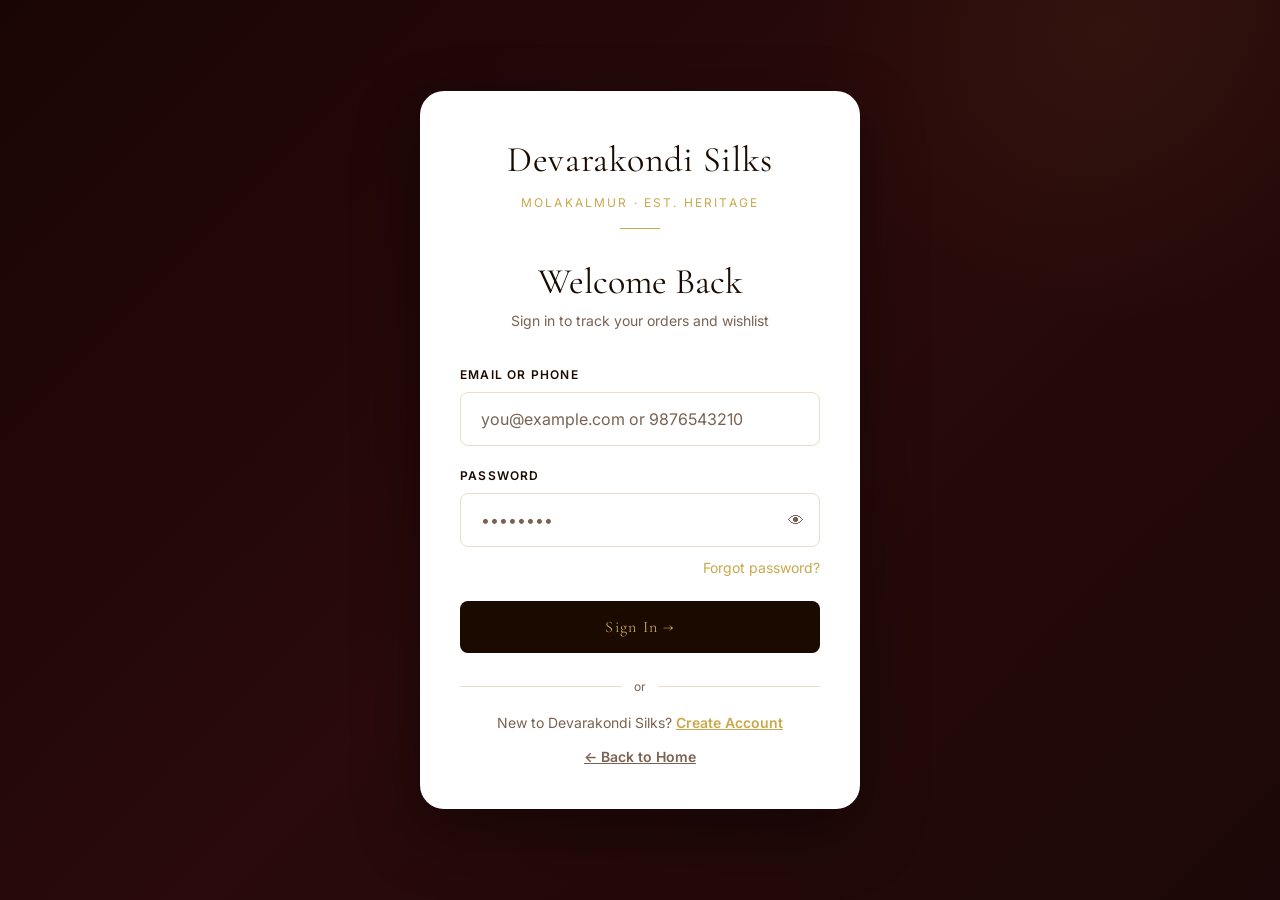
<file: account.html>
<!DOCTYPE html>
<html lang="en">
<head>
  <meta charset="UTF-8">
  <meta name="viewport" content="width=device-width, initial-scale=1.0">
  <title>My Account | Devarakondi Silks</title>
  <link rel="stylesheet" href="css/globals.css">
  <link rel="stylesheet" href="css/animations.css">
  <link rel="stylesheet" href="css/components.css">
  <link rel="stylesheet" href="css/pages.css">
</head>
<body>

<!-- HEADER -->
<header class="site-header scrolled" id="site-header">
  <div class="container header-inner">
    <a href="index.html" class="logo">
      <span class="logo-name">Devarakondi Silks</span>
      <span class="logo-tagline">Molakalmur · Est. Heritage</span>
    </a>
    <nav class="nav-links" id="main-nav">
      <a href="collections.html">All</a>
      <a href="collections.html?filter=new">✨ New Arrivals</a>
      <a href="collections.html?category=molakalmur-silks">Molakalmur Silks</a>
      <a href="collections.html?category=kanchipuram">Kanchipuram</a>
      <a href="collections.html?category=soft-silk">Soft Silk</a>
      <a href="collections.html?category=bridal">Bridal</a>
    </nav>
    <div class="header-actions">
      <a href="account.html" class="nav-active" id="account-btn" style="font-size:12px; font-weight:bold; letter-spacing:0.1em; color:var(--color-primary)">MY ACCOUNT</a>
      <a href="wishlist.html" class="wishlist-btn" title="Wishlist" id="wishlist-header-btn">
        <svg width="20" height="20" viewBox="0 0 24 24" fill="none" stroke="currentColor" stroke-width="1.8">
          <path d="M20.84 4.61a5.5 5.5 0 0 0-7.78 0L12 5.67l-1.06-1.06a5.5 5.5 0 0 0-7.78 7.78l1.06 1.06L12 21.23l7.78-7.78 1.06-1.06a5.5 5.5 0 0 0 0-7.78z"/>
        </svg>
        <span class="wishlist-count" id="wishlist-count">0</span>
      </a>
      <a href="checkout.html" class="cart-btn">
        🛒 Cart <span class="cart-count" id="cart-count">0</span>
      </a>
      <button class="hamburger" id="hamburger" aria-label="Menu">
        <span></span><span></span><span></span>
      </button>
    </div>
  </div>
</header>

<main style="padding-top:100px; padding-bottom:100px; background:var(--color-ivory); min-height:80vh;">
  <div class="container">
    <div style="display:flex; justify-content:space-between; align-items:center; margin-bottom:var(--sp-8);">
      <div>
        <h1 class="heading-xl">My Account</h1>
        <p class="text-muted" id="user-greeting">Welcome back!</p>
      </div>
      <button class="btn btn-outline-dark" onclick="logout()">Logout</button>
    </div>

    <div style="background:var(--color-white); border-radius:var(--radius-md); box-shadow:0 4px 20px rgba(0,0,0,0.05); padding:var(--sp-8);">
      <h2 class="heading-lg" style="margin-bottom:var(--sp-6);">Order History</h2>
      
      <div id="orders-loading" style="text-align:center; padding:var(--sp-8); color:var(--color-text-muted);">
        Loading orders...
      </div>
      
      <div id="orders-empty" style="display:none; text-align:center; padding:var(--sp-10) 0;">
        <div style="font-size:3rem; margin-bottom:var(--sp-4);">🛍️</div>
        <h3 class="heading-md">No orders yet</h3>
        <p class="text-muted" style="margin-bottom:var(--sp-6);">You haven't placed any orders yet.</p>
        <a href="collections.html" class="btn btn-primary">Start Shopping</a>
      </div>

      <div id="orders-list" style="display:none; display:flex; flex-direction:column; gap:var(--sp-6);">
        <!-- Orders injected here -->
      </div>
    </div>
  </div>
</main>

<!-- Footer -->
<footer class="site-footer">
  <div class="container">
    <div class="footer-grid">
      <div>
        <div class="footer-logo-name">Devarakondi Silks</div>
        <div class="footer-logo-tagline">Molakalmur · Est. Heritage</div>
      </div>
      <div>
        <h4 class="footer-col-title">Collections</h4>
        <div class="footer-links">
          <a href="collections.html?category=molakalmur-silks">Molakalmur Silks</a>
        </div>
      </div>
    </div>
    <div class="footer-bottom">
      <span>© 2025 Devarakondi Silks. All rights reserved.</span>
    </div>
  </div>
</footer>

<div class="toast-container" id="toast-container"></div>
<script src="js/main.js"></script>
<script>
  function logout() {
    localStorage.removeItem('ds_token');
    localStorage.removeItem('ds_user');
    window.location.href = 'index.html';
  }

  async function loadMyOrders() {
    const userStr = localStorage.getItem('ds_user');
    const token = localStorage.getItem('ds_token');
    
    if (!userStr || !token) {
      window.location.href = 'login.html';
      return;
    }

    const user = JSON.parse(userStr);
    document.getElementById('user-greeting').textContent = `Welcome back, ${user.name}!`;

    try {
      const res = await fetch(`${window.DS_API_BASE || 'http://localhost:8080'}/api/orders/user/${user.email}`, {
        headers: {
          'Authorization': `Bearer ${token}`
        }
      });
      
      if (!res.ok) throw new Error('Failed to fetch');
      
      const orders = await res.json();
      document.getElementById('orders-loading').style.display = 'none';

      if (orders.length === 0) {
        document.getElementById('orders-empty').style.display = 'block';
      } else {
        const list = document.getElementById('orders-list');
        list.style.display = 'flex';
        list.innerHTML = orders.map(o => `
          <div style="border:1px solid var(--color-border); border-radius:var(--radius-sm); padding:var(--sp-6);">
            <div style="display:flex; justify-content:space-between; align-items:flex-start; margin-bottom:var(--sp-4); padding-bottom:var(--sp-4); border-bottom:1px solid var(--color-border);">
              <div>
                <strong style="color:var(--color-primary); font-size:var(--fs-lg);">Order #${o.orderNumber}</strong>
                <div style="color:var(--color-text-muted); font-size:var(--fs-sm); margin-top:4px;">Placed on ${new Date(o.createdAt).toLocaleDateString('en-IN', {day:'numeric', month:'short', year:'numeric'})}</div>
              </div>
              <div style="text-align:right;">
                <div style="font-weight:bold; font-size:var(--fs-lg);">₹${o.total.toLocaleString('en-IN')}</div>
                <div style="background:rgba(201,168,76,0.15); color:var(--color-gold-dark); padding:2px 8px; border-radius:12px; font-size:11px; font-weight:bold; letter-spacing:0.05em; display:inline-block; margin-top:4px;">${o.status}</div>
              </div>
            </div>
            <div style="display:flex; flex-direction:column; gap:var(--sp-3);">
              ${(o.items || []).map(i => `
                <div style="display:flex; gap:var(--sp-4); align-items:center;">
                  <div style="width:40px; height:40px; background:#f3f4f6; border-radius:4px; overflow:hidden;">
                    <img src="${i.product?.image_url || 'images/hero-bg.jpg'}" style="width:100%; height:100%; object-fit:cover;">
                  </div>
                  <div style="flex:1;">
                    <div style="font-weight:600;">${i.product?.name || 'Saree'}</div>
                    <div style="font-size:var(--fs-xs); color:var(--color-text-muted);">Qty: ${i.quantity}</div>
                  </div>
                  <div style="font-weight:600; color:var(--color-text-muted);">₹${i.priceAtPurchase.toLocaleString('en-IN')}</div>
                </div>
              `).join('')}
            </div>
          </div>
        `).join('');
      }
    } catch (err) {
      document.getElementById('orders-loading').innerHTML = '<span style="color:red">Failed to load orders.</span>';
    }
  }

  document.addEventListener('DOMContentLoaded', loadMyOrders);
</script>
</body>
</html>
</file>
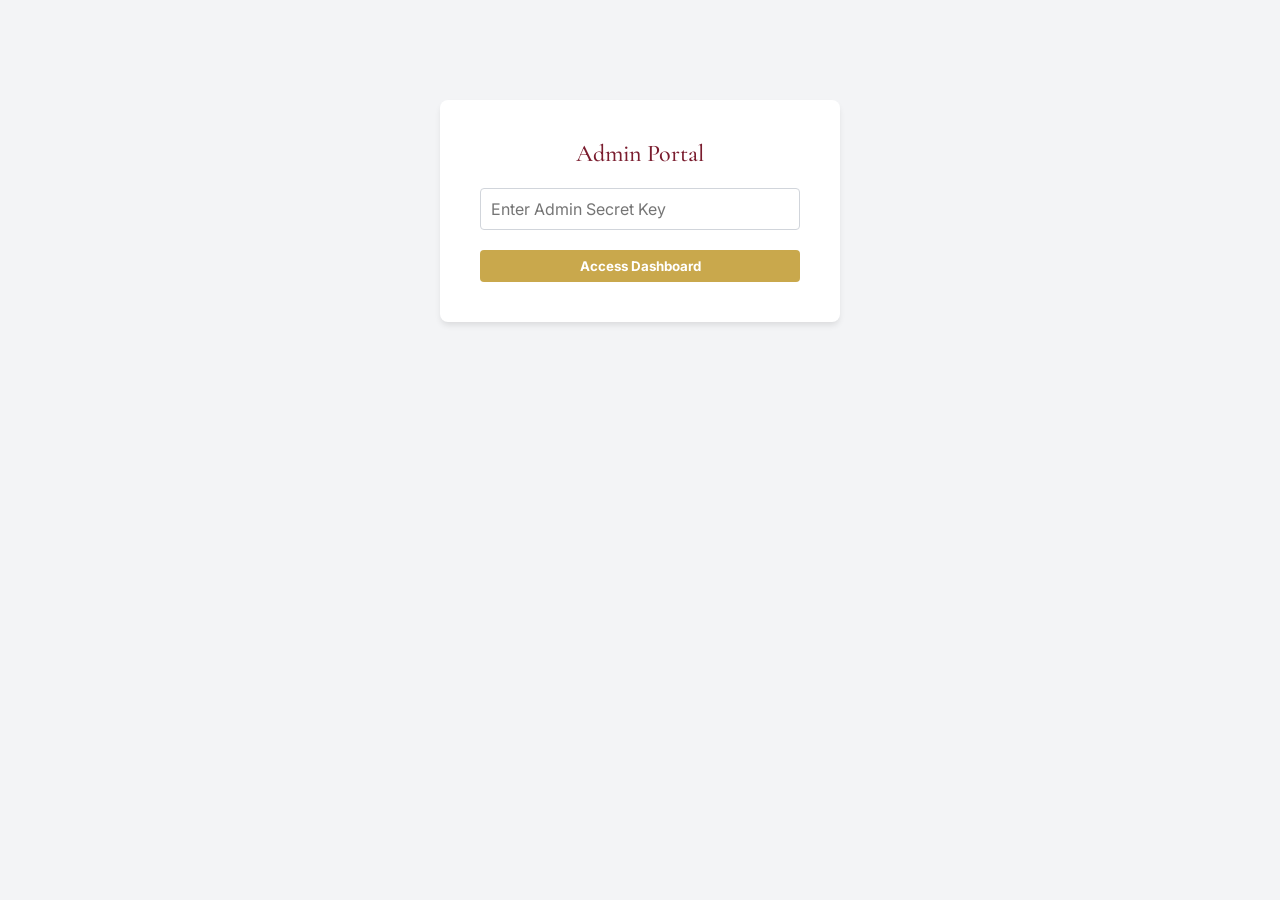
<file: admin.html>
<!DOCTYPE html>
<html lang="en">
<head>
  <meta charset="UTF-8">
  <meta name="viewport" content="width=device-width, initial-scale=1.0">
  <title>Devarakondi Silks - Admin Dashboard</title>
  <link rel="stylesheet" href="css/globals.css">
  <style>
    body { background: #f3f4f6; color: #111827; }
    .admin-container { max-width: 1200px; margin: 40px auto; padding: 20px; }
    
    /* Auth View */
    #auth-view { max-width: 400px; margin: 100px auto; background: white; padding: 40px; border-radius: 8px; box-shadow: 0 4px 6px -1px rgba(0,0,0,0.1); }
    #auth-view input { width: 100%; padding: 10px; margin-bottom: 20px; border: 1px solid #d1d5db; border-radius: 4px; }
    
    /* Dashboard View */
    #dashboard-view { display: none; }
    .header-bar { display: flex; justify-content: space-between; align-items: center; margin-bottom: 30px; }
    .card { background: white; padding: 20px; border-radius: 8px; box-shadow: 0 1px 3px rgba(0,0,0,0.1); margin-bottom: 30px; }
    
    table { width: 100%; border-collapse: collapse; text-align: left; }
    th { padding: 12px; border-bottom: 2px solid #e5e7eb; color: #6b7280; font-size: 0.875rem; text-transform: uppercase; }
    td { padding: 12px; border-bottom: 1px solid #e5e7eb; vertical-align: middle; }
    
    .btn { padding: 8px 16px; background: #C9A84C; color: white; border: none; border-radius: 4px; cursor: pointer; font-weight: bold; }
    .btn-danger { background: #ef4444; }
    
    .status-badge { padding: 4px 8px; border-radius: 99px; font-size: 0.75rem; font-weight: bold; }
    .status-pending { background: #fef3c7; color: #92400e; }
    .status-confirmed { background: #d1fae5; color: #065f46; }
    
    .nav-tabs { display: flex; gap: 10px; margin-bottom: 20px; }
    .nav-tab { padding: 10px 20px; cursor: pointer; font-weight: bold; border-bottom: 2px solid transparent; }
    .nav-tab.active { border-bottom: 2px solid #C9A84C; color: #C9A84C; }
    
    .tab-content { display: none; }
    .tab-content.active { display: block; }
  </style>
</head>
<body>

  <!-- AUTHENTICATION VIEW -->
  <div id="auth-view" class="admin-container">
    <h2 style="margin-bottom: 20px; text-align: center; color: #7A1C2E; font-family: var(--font-heading);">Admin Portal</h2>
    <input type="password" id="secret-key" placeholder="Enter Admin Secret Key">
    <button class="btn" style="width: 100%;" onclick="login()">Access Dashboard</button>
    <p id="auth-error" style="color: red; text-align: center; margin-top: 10px; display: none;">Invalid Key</p>
  </div>

  <!-- DASHBOARD VIEW -->
  <div id="dashboard-view" class="admin-container">
    <div class="header-bar">
      <h1 style="color: #7A1C2E; font-family: var(--font-heading);">Admin Dashboard</h1>
      <button class="btn" style="background:#4b5563" onclick="logout()">Logout</button>
    </div>

    <div class="nav-tabs">
      <div class="nav-tab active" onclick="switchTab('orders')">Orders</div>
      <div class="nav-tab" onclick="switchTab('products')">Inventory</div>
    </div>

    <!-- ORDERS TAB -->
    <div id="tab-orders" class="tab-content active card">
      <h3 style="margin-bottom: 20px;">Recent Orders</h3>
      <table id="orders-table">
        <thead>
          <tr>
            <th>Order #</th>
            <th>Date</th>
            <th>Customer</th>
            <th>Status</th>
            <th>Payment</th>
            <th>Total</th>
          </tr>
        </thead>
        <tbody>
          <!-- Injected via JS -->
        </tbody>
      </table>
    </div>

    <!-- PRODUCTS TAB -->
    <div id="tab-products" class="tab-content card">
      <div style="display:flex; justify-content:space-between; margin-bottom: 20px;">
        <h3>Product Inventory</h3>
        <button class="btn" style="background:#059669;" onclick="document.getElementById('add-product-form').style.display='block'">+ Add Product</button>
      </div>
      
      <!-- ADD PRODUCT FORM -->
      <div id="add-product-form" style="display:none; background:#f9fafb; padding:15px; margin-bottom:20px; border:1px solid #e5e7eb; border-radius:4px;">
        <h4 style="margin-bottom:10px;">Add New Product</h4>
        <div style="display:grid; grid-template-columns: 1fr 1fr; gap: 10px;">
          <input type="text" id="new-name" placeholder="Product Name (e.g. Red Molakalmur Silk)" style="padding:8px;">
          <input type="number" id="new-price" placeholder="Price in ₹" style="padding:8px;">
          <input type="number" id="new-stock" placeholder="Initial Stock" style="padding:8px;">
          <select id="new-category" style="padding:8px;">
            <option value="1">Molakalmur Silks</option>
            <option value="2">Mysore Silks</option>
            <option value="3">Soft Silks</option>
            <option value="4">Banarasi Silks</option>
            <option value="5">Daily Wear Silks</option>
          </select>
          <input type="text" id="new-image" placeholder="Image URL (e.g. images/saree1.jpg)" style="padding:8px; grid-column: span 2;">
          <textarea id="new-desc" placeholder="Product Description..." style="padding:8px; grid-column: span 2; height: 60px;"></textarea>
        </div>
        <div style="margin-top:10px; display:flex; gap:10px;">
          <button class="btn" onclick="submitNewProduct()">Save Product</button>
          <button class="btn" style="background:#6b7280;" onclick="document.getElementById('add-product-form').style.display='none'">Cancel</button>
        </div>
      </div>

      <table id="products-table">
        <thead>
          <tr>
            <th>ID</th>
            <th>Name</th>
            <th>Price</th>
            <th>Stock</th>
            <th>Actions</th>
          </tr>
        </thead>
        <tbody>
          <!-- Injected via JS -->
        </tbody>
      </table>
    </div>

  </div>

  <script src="js/admin.js"></script>
</body>
</html>
</file>
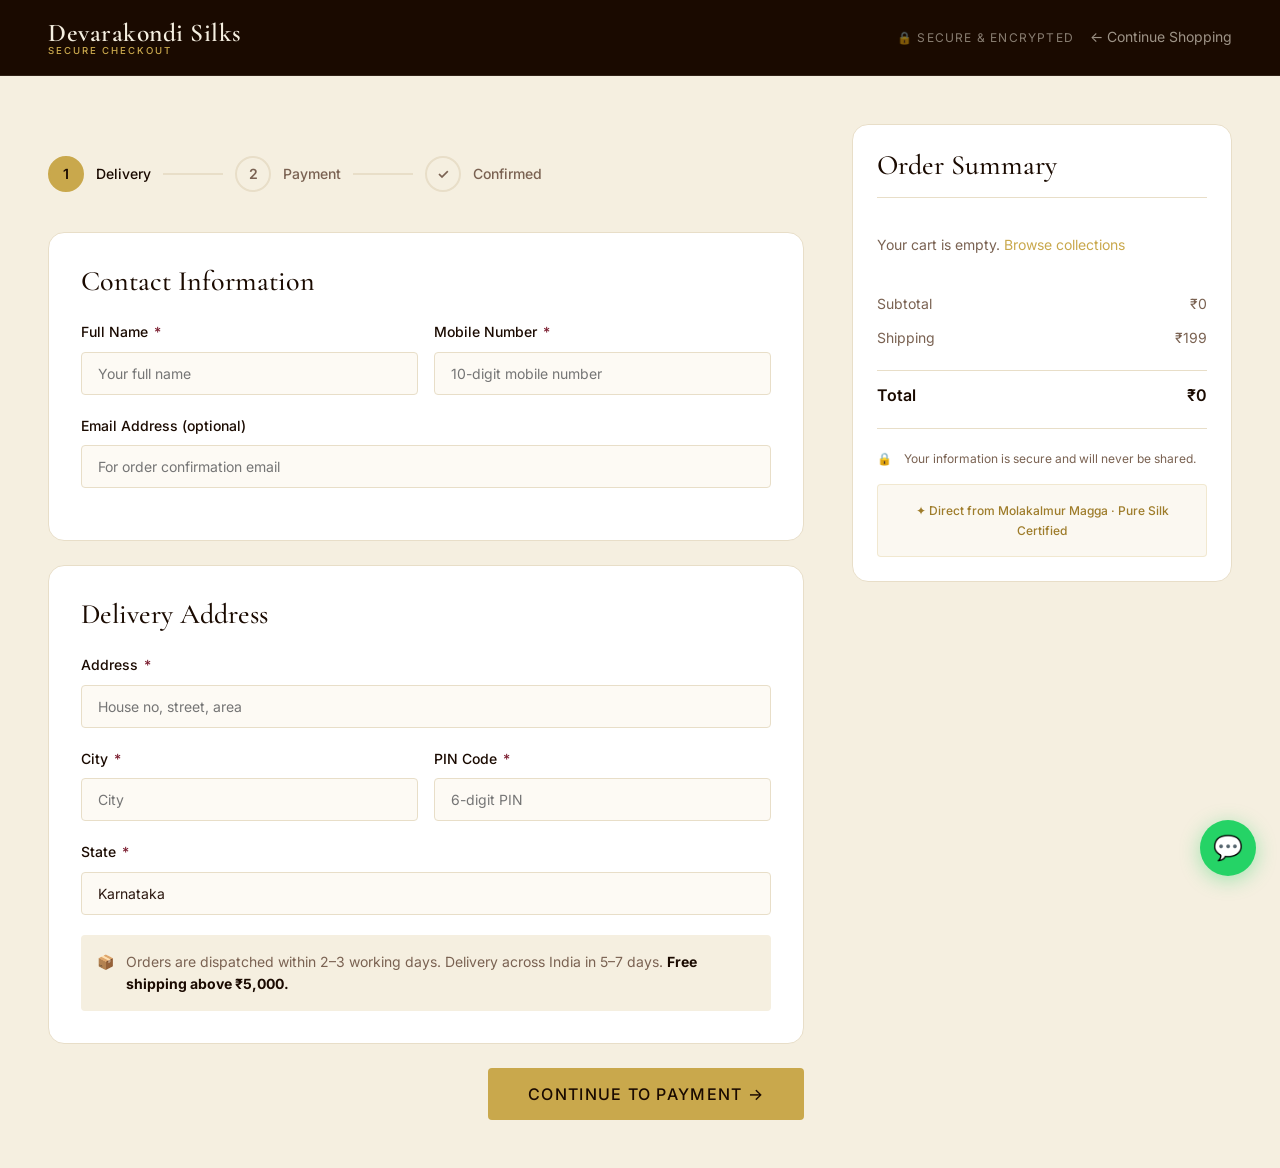
<file: checkout.html>
<!DOCTYPE html>
<html lang="en">
<head>
  <meta charset="UTF-8">
  <meta name="viewport" content="width=device-width, initial-scale=1.0">
  <meta name="description" content="Complete your purchase securely at Devarakondi Silks. Pay via UPI, card, or cash on delivery with free shipping above ₹5,000.">
  <title>Checkout | Devarakondi Silks</title>
  <link rel="stylesheet" href="css/globals.css">
  <link rel="stylesheet" href="css/animations.css">
  <link rel="stylesheet" href="css/components.css">
  <link rel="stylesheet" href="css/pages.css">
  <style>
    .checkout-header {
      background: var(--color-primary);
      padding-block: var(--sp-5);
      border-bottom: 1px solid rgba(245,239,224,0.1);
    }
    .checkout-header-inner {
      display: flex;
      align-items: center;
      justify-content: space-between;
      gap: var(--sp-6);
    }
    /* Success screen */
    .success-screen {
      display: none;
      text-align: center;
      padding: var(--sp-20) var(--sp-8);
    }
    .success-icon {
      width: 80px; height: 80px;
      background: linear-gradient(135deg, var(--color-gold), var(--color-gold-light));
      border-radius: var(--radius-full);
      display: flex; align-items: center; justify-content: center;
      font-size: 2rem;
      margin: 0 auto var(--sp-6);
    }
    /* UPI QR placeholder */
    .upi-qr {
      width: 160px; height: 160px;
      border: 2px dashed var(--color-border);
      border-radius: var(--radius-md);
      display: flex; align-items: center; justify-content: center;
      flex-direction: column;
      gap: var(--sp-3);
      margin: var(--sp-5) auto 0;
      color: var(--color-text-muted);
      font-size: var(--fs-sm);
      text-align: center;
    }
    .upi-qr-icon { font-size: 2.5rem; }
  </style>
</head>
<body style="background:var(--color-ivory)">

<!-- Minimal checkout header -->
<header class="checkout-header">
  <div class="container checkout-header-inner">
    <a href="index.html" class="logo">
      <span class="logo-name" style="color:var(--color-ivory)">Devarakondi Silks</span>
      <span class="logo-tagline">Secure Checkout</span>
    </a>
    <div style="display:flex;align-items:center;gap:var(--sp-4)">
      <span style="font-size:var(--fs-xs);letter-spacing:0.1em;text-transform:uppercase;color:rgba(245,239,224,0.5)">🔒 Secure & Encrypted</span>
      <a href="collections.html" style="font-size:var(--fs-sm);color:rgba(245,239,224,0.6);text-decoration:none">← Continue Shopping</a>
    </div>
  </div>
</header>

<main class="container checkout-layout">
  <!-- Left: Form -->
  <div>
    <!-- Progress indicator -->
    <div class="checkout-steps" id="checkout-steps" style="margin-top:var(--sp-8)">
      <div class="step-indicator active" id="step-ind-1">
        <div class="step-number">1</div>
        <span class="step-label">Delivery</span>
      </div>
      <div class="step-connector" id="step-conn-1"></div>
      <div class="step-indicator" id="step-ind-2">
        <div class="step-number">2</div>
        <span class="step-label">Payment</span>
      </div>
      <div class="step-connector" id="step-conn-2"></div>
      <div class="step-indicator" id="step-ind-3">
        <div class="step-number">✓</div>
        <span class="step-label">Confirmed</span>
      </div>
    </div>

    <!-- STEP 1: Delivery Details -->
    <div class="checkout-step-panel" id="step-panel-1">
      <div class="checkout-form-section">
        <h2 class="form-section-title">Contact Information</h2>
        <div class="form-row">
          <div class="form-group">
            <label class="form-label" for="field-name">Full Name <span class="form-required">*</span></label>
            <input type="text" id="field-name" class="form-input" placeholder="Your full name" autocomplete="name">
            <span class="form-error-msg" id="err-name" style="display:none"></span>
          </div>
          <div class="form-group">
            <label class="form-label" for="field-phone">Mobile Number <span class="form-required">*</span></label>
            <input type="tel" id="field-phone" class="form-input" placeholder="10-digit mobile number" autocomplete="tel" maxlength="10">
            <span class="form-error-msg" id="err-phone" style="display:none"></span>
          </div>
        </div>
        <div class="form-group">
          <label class="form-label" for="field-email">Email Address (optional)</label>
          <input type="email" id="field-email" class="form-input" placeholder="For order confirmation email" autocomplete="email">
          <span class="form-error-msg" id="err-email" style="display:none"></span>
        </div>
      </div>

      <div class="checkout-form-section">
        <h2 class="form-section-title">Delivery Address</h2>
        <div class="form-group">
          <label class="form-label" for="field-address">Address <span class="form-required">*</span></label>
          <input type="text" id="field-address" class="form-input" placeholder="House no, street, area" autocomplete="street-address">
          <span class="form-error-msg" id="err-address" style="display:none"></span>
        </div>
        <div class="form-row">
          <div class="form-group">
            <label class="form-label" for="field-city">City <span class="form-required">*</span></label>
            <input type="text" id="field-city" class="form-input" placeholder="City" autocomplete="address-level2">
            <span class="form-error-msg" id="err-city" style="display:none"></span>
          </div>
          <div class="form-group">
            <label class="form-label" for="field-pincode">PIN Code <span class="form-required">*</span></label>
            <input type="text" id="field-pincode" class="form-input" placeholder="6-digit PIN" maxlength="6" autocomplete="postal-code">
            <span class="form-error-msg" id="err-pincode" style="display:none"></span>
          </div>
        </div>
        <div class="form-group">
          <label class="form-label" for="field-state">State <span class="form-required">*</span></label>
          <select id="field-state" class="form-input form-select" autocomplete="address-level1">
            <option value="">Select State</option>
            <option>Andhra Pradesh</option><option>Assam</option><option>Bihar</option>
            <option>Chhattisgarh</option><option>Delhi</option><option>Goa</option>
            <option>Gujarat</option><option>Haryana</option><option>Himachal Pradesh</option>
            <option>Jharkhand</option><option selected>Karnataka</option><option>Kerala</option>
            <option>Madhya Pradesh</option><option>Maharashtra</option><option>Manipur</option>
            <option>Meghalaya</option><option>Mizoram</option><option>Nagaland</option>
            <option>Odisha</option><option>Punjab</option><option>Rajasthan</option>
            <option>Sikkim</option><option>Tamil Nadu</option><option>Telangana</option>
            <option>Tripura</option><option>Uttar Pradesh</option><option>Uttarakhand</option>
            <option>West Bengal</option>
          </select>
          <span class="form-error-msg" id="err-state" style="display:none"></span>
        </div>
        <div style="background:var(--color-ivory);border-radius:var(--radius-sm);padding:var(--sp-4);font-size:var(--fs-sm);color:var(--color-text-muted);display:flex;align-items:flex-start;gap:var(--sp-3)">
          <span>📦</span>
          <span>Orders are dispatched within 2–3 working days. Delivery across India in 5–7 days. <strong style="color:var(--color-primary)">Free shipping above ₹5,000.</strong></span>
        </div>
      </div>

      <div style="display:flex;justify-content:flex-end;margin-top:var(--sp-4)">
        <button class="btn btn-primary btn-lg" id="step1-next">
          Continue to Payment →
        </button>
      </div>
    </div>

    <!-- STEP 2: Payment -->
    <div class="checkout-step-panel" id="step-panel-2" style="display:none">
      <div class="checkout-form-section">
        <h2 class="form-section-title">Payment Method</h2>
        <div class="payment-methods">
          <div class="payment-option" data-method="upi">
            <div class="payment-radio"></div>
            <div class="payment-label">
              <div class="payment-name">UPI Payment</div>
              <div class="payment-desc">Pay via Google Pay, PhonePe, Paytm, BHIM or any UPI app</div>
            </div>
            <span class="payment-icon">📱</span>
          </div>
          <div class="payment-option" data-method="cod">
            <div class="payment-radio"></div>
            <div class="payment-label">
              <div class="payment-name">Cash on Delivery</div>
              <div class="payment-desc">Pay when your order arrives. ₹50 COD charge applies.</div>
            </div>
            <span class="payment-icon">💵</span>
          </div>
          <div class="payment-option" data-method="card">
            <div class="payment-radio"></div>
            <div class="payment-label">
              <div class="payment-name">Credit / Debit Card</div>
              <div class="payment-desc">Visa, Mastercard, RuPay accepted</div>
            </div>
            <span class="payment-icon">💳</span>
          </div>
        </div>

        <!-- UPI details -->
        <div class="payment-detail" id="pay-upi" style="display:none;margin-top:var(--sp-5)">
          <div class="upi-qr">
            <span class="upi-qr-icon">📷</span>
            <span>QR Code will appear<br>after confirmation</span>
          </div>
          <p style="font-size:var(--fs-sm);color:var(--color-text-muted);text-align:center;margin-top:var(--sp-4)">
            UPI ID: <strong style="color:var(--color-primary)">devarakondi@upi</strong><br>
            Pay and share screenshot on WhatsApp to confirm
          </p>
        </div>

        <!-- COD details -->
        <div class="payment-detail" id="pay-cod" style="display:none;margin-top:var(--sp-5)">
          <div style="background:var(--color-ivory);padding:var(--sp-4);border-radius:var(--radius-sm);font-size:var(--fs-sm);color:var(--color-text-muted)">
            ✅ Your order will be confirmed and dispatched. Please keep exact change ready for the delivery agent. A ₹50 COD handling charge will be added.
          </div>
        </div>

        <!-- Card form -->
        <div class="payment-detail" id="pay-card" style="display:none;margin-top:var(--sp-5)">
          <div class="form-group">
            <label class="form-label">Card Number</label>
            <input type="text" class="form-input" placeholder="1234 5678 9012 3456" maxlength="19">
          </div>
          <div class="form-row">
            <div class="form-group">
              <label class="form-label">Expiry Date</label>
              <input type="text" class="form-input" placeholder="MM / YY" maxlength="7">
            </div>
            <div class="form-group">
              <label class="form-label">CVV</label>
              <input type="text" class="form-input" placeholder="•••" maxlength="4">
            </div>
          </div>
          <div class="form-group">
            <label class="form-label">Cardholder Name</label>
            <input type="text" class="form-input" placeholder="Name on card">
          </div>
        </div>
      </div>

      <div style="display:flex;gap:var(--sp-4);margin-top:var(--sp-4)">
        <button class="btn btn-outline-dark" id="step2-back">← Back</button>
        <button class="btn btn-primary btn-lg" id="place-order-btn" style="flex:1">
          Place Order →
        </button>
      </div>
    </div>

    <!-- STEP 3: Success -->
    <div class="checkout-step-panel success-screen" id="step-panel-3" style="display:none;text-align:center;">
      <div class="success-icon" style="margin:0 auto var(--sp-6);">✓</div>
      <h2 class="heading-xl" style="margin-bottom:var(--sp-3);text-align:center;">Order Placed! 🎊</h2>
      <p class="body-lg text-muted" style="max-width:520px;margin:0 auto var(--sp-4);text-align:center;line-height:1.7;">
        Thank you for shopping with <strong>Devarakondi Silks</strong>.<br>
        Your handwoven saree will be dispatched within <strong>2–3 working days</strong>.
      </p>
      <div id="order-success-id" style="background:var(--color-ivory);border:1px solid var(--color-border);border-radius:var(--radius-md);padding:var(--sp-4) var(--sp-6);display:inline-block;margin:0 auto var(--sp-6);font-size:var(--fs-sm);color:var(--color-text-muted);text-align:center;">
        We have sent a confirmation to your WhatsApp number 🤍
      </div>
      <div style="display:flex;flex-direction:column;align-items:center;gap:var(--sp-3);">
        <a href="#" data-wa="general" class="btn btn-whatsapp btn-lg" style="min-width:240px;">
          <svg width="18" height="18" viewBox="0 0 24 24" fill="currentColor" style="flex-shrink:0">
            <path d="M17.472 14.382c-.297-.149-1.758-.867-2.03-.967-.273-.099-.471-.148-.67.15-.197.297-.767.966-.94 1.164-.173.199-.347.223-.644.075-.297-.15-1.255-.463-2.39-1.475-.883-.788-1.48-1.761-1.653-2.059-.173-.297-.018-.458.13-.606.134-.133.298-.347.446-.52.149-.174.198-.298.298-.497.099-.198.05-.371-.025-.52-.075-.149-.669-1.612-.916-2.207-.242-.579-.487-.5-.669-.51-.173-.008-.371-.01-.57-.01-.198 0-.52.074-.792.372-.272.297-1.04 1.016-1.04 2.479 0 1.462 1.065 2.875 1.213 3.074.149.198 2.096 3.2 5.077 4.487.709.306 1.262.489 1.694.625.712.227 1.36.195 1.871.118.571-.085 1.758-.719 2.006-1.413.248-.694.248-1.289.173-1.413-.074-.124-.272-.198-.57-.347z"/>
            <path d="M11.998 0C5.372 0 0 5.372 0 12c0 2.115.554 4.1 1.523 5.824L.051 23.963l6.303-1.455A11.936 11.936 0 0 0 12 24c6.627 0 12-5.373 12-12 0-6.628-5.373-12-12.002-12zm.002 21.818a9.819 9.819 0 0 1-5.024-1.378l-.36-.214-3.742.864.944-3.629-.235-.374A9.789 9.789 0 0 1 2.18 12c0-5.418 4.4-9.818 9.82-9.818 5.42 0 9.818 4.4 9.818 9.818 0 5.419-4.398 9.818-9.818 9.818z"/>
          </svg>
          Track via WhatsApp
        </a>
        <a href="collections.html" class="btn btn-outline-dark" style="min-width:240px;">Continue Shopping →</a>
      </div>
    </div>
  </div>

  <!-- Right: Order Summary -->
  <div class="order-summary" id="order-summary">
    <h2 class="order-summary-title">Order Summary</h2>
    <div id="order-items">
      <!-- Injected by checkout.js -->
    </div>
    <div class="order-totals">
      <div class="order-total-row">
        <span>Subtotal</span>
        <span id="order-subtotal">—</span>
      </div>
      <div class="order-total-row">
        <span>Shipping</span>
        <span id="order-shipping">—</span>
      </div>
      <div class="order-total-row grand">
        <span>Total</span>
        <span id="order-total">—</span>
      </div>
    </div>
    <div style="margin-top:var(--sp-5);padding-top:var(--sp-5);border-top:1px solid var(--color-border)">
      <div style="display:flex;align-items:center;gap:var(--sp-3);font-size:var(--fs-xs);color:var(--color-text-muted)">
        <span>🔒</span>
        <span>Your information is secure and will never be shared.</span>
      </div>
    </div>
    <div style="margin-top:var(--sp-4);padding:var(--sp-4);background:rgba(201,168,76,0.08);border-radius:var(--radius-sm);border:1px solid rgba(201,168,76,0.2)">
      <p style="font-size:var(--fs-xs);color:var(--color-gold-dark);font-weight:500;text-align:center">
        ✦ Direct from Molakalmur Magga · Pure Silk Certified
      </p>
    </div>
  </div>
</main>

<!-- WhatsApp Float -->
<div class="wa-float">
  <span class="wa-float-label">Need help?</span>
  <a href="#" class="wa-float-btn" target="_blank" rel="noopener noreferrer">💬</a>
</div>

<div class="toast-container" id="toast-container"></div>
<script src="https://checkout.razorpay.com/v1/checkout.js"></script>
<script src="js/main.js"></script>
<script src="js/checkout.js"></script>
<script>
// Override goToStep to show/hide success panel
const _origGoToStep = goToStep;
function goToStep(step) {
  document.querySelectorAll('.checkout-step-panel').forEach((panel, i) => {
    panel.style.display = i + 1 === step ? (i + 1 === 3 ? 'block' : 'block') : 'none';
  });

  document.querySelectorAll('.step-indicator').forEach((ind, i) => {
    ind.classList.remove('active', 'done');
    if (i + 1 < step) ind.classList.add('done');
    if (i + 1 === step) ind.classList.add('active');
  });

  document.querySelectorAll('.step-connector').forEach((conn, i) => {
    conn.classList.toggle('done', i + 1 < step);
  });

  if (step === 3) {
    document.getElementById('order-summary').style.display = 'none';
    window.DS?.initWhatsApp?.();
  }

  window.scrollTo({ top: 0, behavior: 'smooth' });
}
</script>
</body>
</html>
</file>
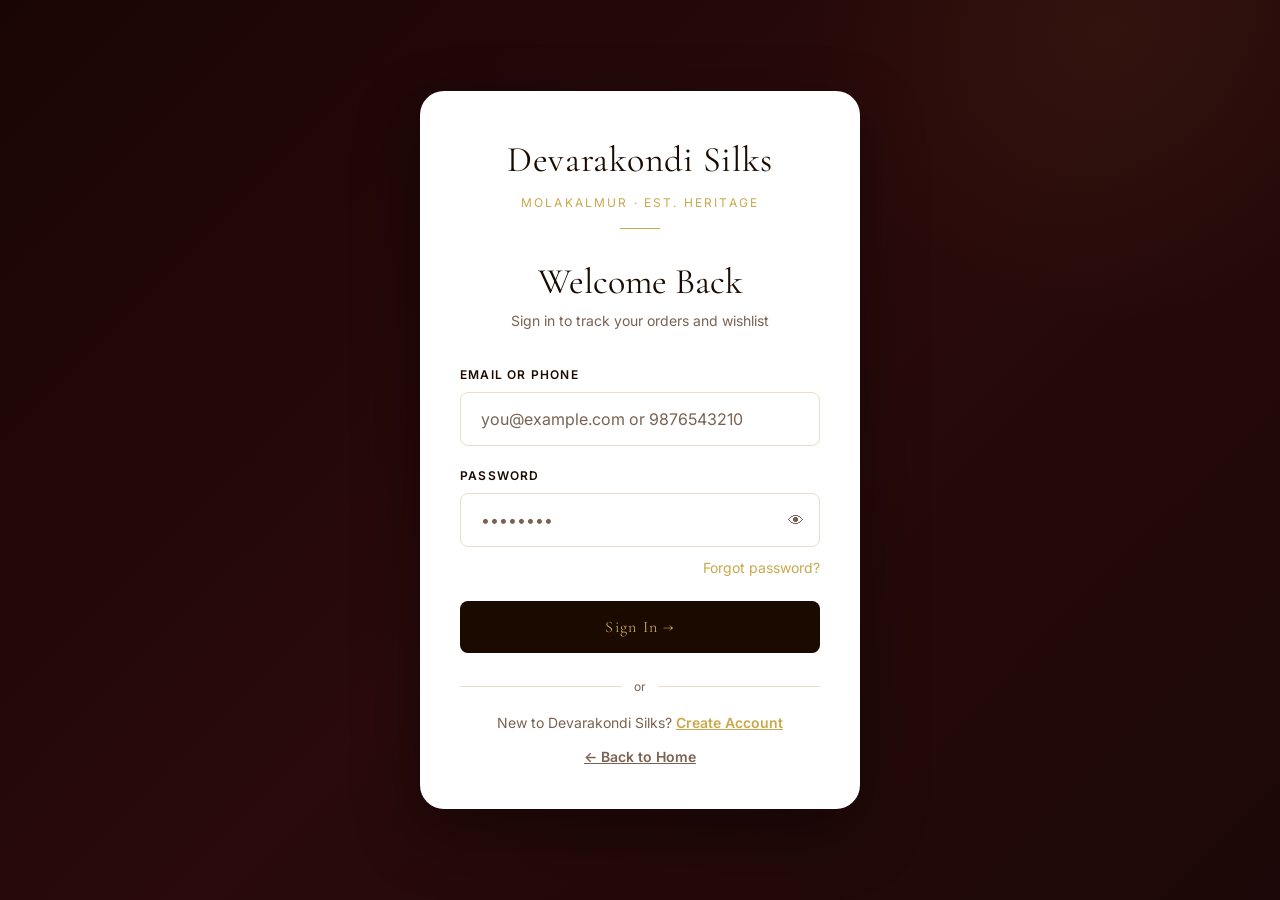
<file: login.html>
<!DOCTYPE html>
<html lang="en">
<head>
  <meta charset="UTF-8">
  <meta name="viewport" content="width=device-width, initial-scale=1.0">
  <title>Login | Devarakondi Silks</title>
  <link rel="stylesheet" href="css/globals.css">
  <link rel="stylesheet" href="css/animations.css">
  <link rel="stylesheet" href="css/components.css">
  <style>
    body { background: var(--color-primary); min-height: 100vh; display: flex; flex-direction: column; }
    .auth-page {
      flex: 1;
      display: flex;
      align-items: center;
      justify-content: center;
      padding: var(--sp-8) var(--sp-4);
      min-height: 100vh;
      background: linear-gradient(135deg, #1a0505 0%, #2a0a0a 50%, #1c0808 100%);
      position: relative;
      overflow: hidden;
    }
    .auth-page::before {
      content: '';
      position: absolute;
      top: -30%; right: -10%;
      width: 600px; height: 600px;
      border-radius: 50%;
      background: radial-gradient(circle, rgba(201,168,76,0.06) 0%, transparent 70%);
      pointer-events: none;
    }
    .auth-card {
      background: var(--color-white);
      border-radius: var(--radius-xl);
      padding: var(--sp-10) var(--sp-10);
      width: 100%;
      max-width: 440px;
      box-shadow: 0 24px 64px rgba(0,0,0,0.4);
      position: relative;
    }
    .auth-logo {
      text-align: center;
      margin-bottom: var(--sp-8);
    }
    .auth-logo-name {
      font-family: var(--font-heading);
      font-size: var(--fs-2xl);
      font-weight: 400;
      color: var(--color-primary);
      letter-spacing: 0.02em;
    }
    .auth-logo-tagline {
      font-size: var(--fs-xs);
      letter-spacing: 0.18em;
      text-transform: uppercase;
      color: var(--color-gold);
      margin-top: 4px;
    }
    .auth-ornament {
      width: 40px; height: 1px;
      background: var(--color-gold);
      margin: var(--sp-4) auto;
    }
    .auth-title {
      font-family: var(--font-heading);
      font-size: var(--fs-2xl);
      font-weight: 400;
      color: var(--color-primary);
      text-align: center;
      margin-bottom: var(--sp-2);
    }
    .auth-subtitle {
      font-size: var(--fs-sm);
      color: var(--color-text-muted);
      text-align: center;
      margin-bottom: var(--sp-8);
    }
    .auth-form { display: flex; flex-direction: column; gap: var(--sp-5); }
    .auth-field { display: flex; flex-direction: column; gap: var(--sp-2); }
    .auth-label {
      font-size: var(--fs-xs);
      letter-spacing: 0.1em;
      text-transform: uppercase;
      font-weight: 600;
      color: var(--color-primary);
    }
    .auth-input {
      width: 100%;
      box-sizing: border-box;
      padding: var(--sp-4) var(--sp-5);
      border: 1.5px solid var(--color-border);
      border-radius: var(--radius-md);
      font-size: var(--fs-base);
      font-family: var(--font-body);
      color: var(--color-text);
      background: var(--color-white);
      transition: border-color var(--transition-fast);
      outline: none;
    }
    .auth-input:focus { border-color: var(--color-gold); }
    .auth-input::placeholder { color: var(--color-text-muted); }
    .auth-btn {
      padding: var(--sp-4);
      background: var(--color-primary);
      color: var(--color-gold);
      border: none;
      border-radius: var(--radius-md);
      font-family: var(--font-heading);
      font-size: var(--fs-base);
      letter-spacing: 0.08em;
      cursor: pointer;
      transition: background var(--transition-fast), transform var(--transition-fast);
    }
    .auth-btn:hover { background: #2a0a0a; transform: translateY(-1px); }
    .auth-divider {
      display: flex; align-items: center; gap: var(--sp-3);
      color: var(--color-text-muted); font-size: var(--fs-xs);
      margin: var(--sp-2) 0;
    }
    .auth-divider::before, .auth-divider::after {
      content: ''; flex: 1; height: 1px; background: var(--color-border);
    }
    .auth-link-row {
      text-align: center;
      font-size: var(--fs-sm);
      color: var(--color-text-muted);
      margin-top: var(--sp-4);
    }
    .auth-link-row a {
      color: var(--color-gold);
      font-weight: 600;
      text-decoration: underline;
    }
    .auth-error {
      background: #FEE2E2;
      border: 1px solid #FECACA;
      color: #991B1B;
      padding: var(--sp-3) var(--sp-4);
      border-radius: var(--radius-sm);
      font-size: var(--fs-sm);
      display: none;
    }
    @media (max-width: 480px) {
      .auth-card { padding: var(--sp-8) var(--sp-6); }
    }
  </style>
</head>
<body>

<div class="auth-page">
  <div class="auth-card reveal fade-up">
    <div class="auth-logo">
      <div class="auth-logo-name">Devarakondi Silks</div>
      <div class="auth-logo-tagline">Molakalmur · Est. Heritage</div>
      <div class="auth-ornament"></div>
    </div>

    <h1 class="auth-title">Welcome Back</h1>
    <p class="auth-subtitle">Sign in to track your orders and wishlist</p>

    <div class="auth-error" id="auth-error">Invalid credentials. Please try again.</div>

    <form class="auth-form" id="login-form" novalidate>
      <div class="auth-field">
        <label class="auth-label" for="email">Email or Phone</label>
        <input class="auth-input" type="text" id="email" name="email" placeholder="you@example.com or 9876543210" required autocomplete="username">
      </div>
      <div class="auth-field">
        <label class="auth-label" for="password">Password</label>
        <div style="position:relative;">
          <input class="auth-input" type="password" id="password" name="password" placeholder="••••••••" required autocomplete="current-password" style="width:100%;padding-right:var(--sp-12);">
          <button type="button" id="toggle-pwd" style="position:absolute;right:var(--sp-4);top:50%;transform:translateY(-50%);background:none;border:none;cursor:pointer;color:var(--color-text-muted);font-size:1rem;" aria-label="Show/hide password">👁</button>
        </div>
      </div>
      <div style="text-align:right;margin-top:calc(-1 * var(--sp-3))">
        <a href="#" style="font-size:var(--fs-sm);color:var(--color-gold);">Forgot password?</a>
      </div>

      <button type="submit" class="auth-btn" id="login-btn">Sign In →</button>
    </form>

    <div class="auth-divider" style="margin-top:var(--sp-6)">or</div>

    <div class="auth-link-row">
      New to Devarakondi Silks? <a href="signup.html">Create Account</a>
    </div>
    <div class="auth-link-row" style="margin-top:var(--sp-3)">
      <a href="index.html" style="color:var(--color-text-muted);">← Back to Home</a>
    </div>
  </div>
</div>

<script src="js/main.js"></script>
<script>
  // Toggle password visibility
  document.getElementById('toggle-pwd').addEventListener('click', () => {
    const pwd = document.getElementById('password');
    pwd.type = pwd.type === 'password' ? 'text' : 'password';
  });

  // Form submit — wire to backend when auth is ready
  document.getElementById('login-form').addEventListener('submit', async (e) => {
    e.preventDefault();
    const btn = document.getElementById('login-btn');
    const errorEl = document.getElementById('auth-error');
    errorEl.style.display = 'none';
    btn.textContent = 'Signing in…';
    btn.disabled = true;

    const email = document.getElementById('email').value.trim();
    const password = document.getElementById('password').value;

    try {
      const res = await fetch(`${window.DS_API_BASE || 'http://localhost:8080'}/api/auth/login`, {
        method: 'POST',
        headers: { 'Content-Type': 'application/json' },
        body: JSON.stringify({ email, password })
      });
      if (res.ok) {
        const data = await res.json();
        localStorage.setItem('ds_token', data.token);
        localStorage.setItem('ds_user', JSON.stringify({ name: data.name, email: data.email }));
        window.location.href = 'index.html';
      } else {
        errorEl.textContent = 'Invalid email or password. Please try again.';
        errorEl.style.display = 'block';
      }
    } catch (err) {
      // Backend not available — show friendly message
      errorEl.textContent = 'Could not connect to server. Please try again later.';
      errorEl.style.display = 'block';
    } finally {
      btn.textContent = 'Sign In →';
      btn.disabled = false;
    }
  });
</script>
</body>
</html>
</file>
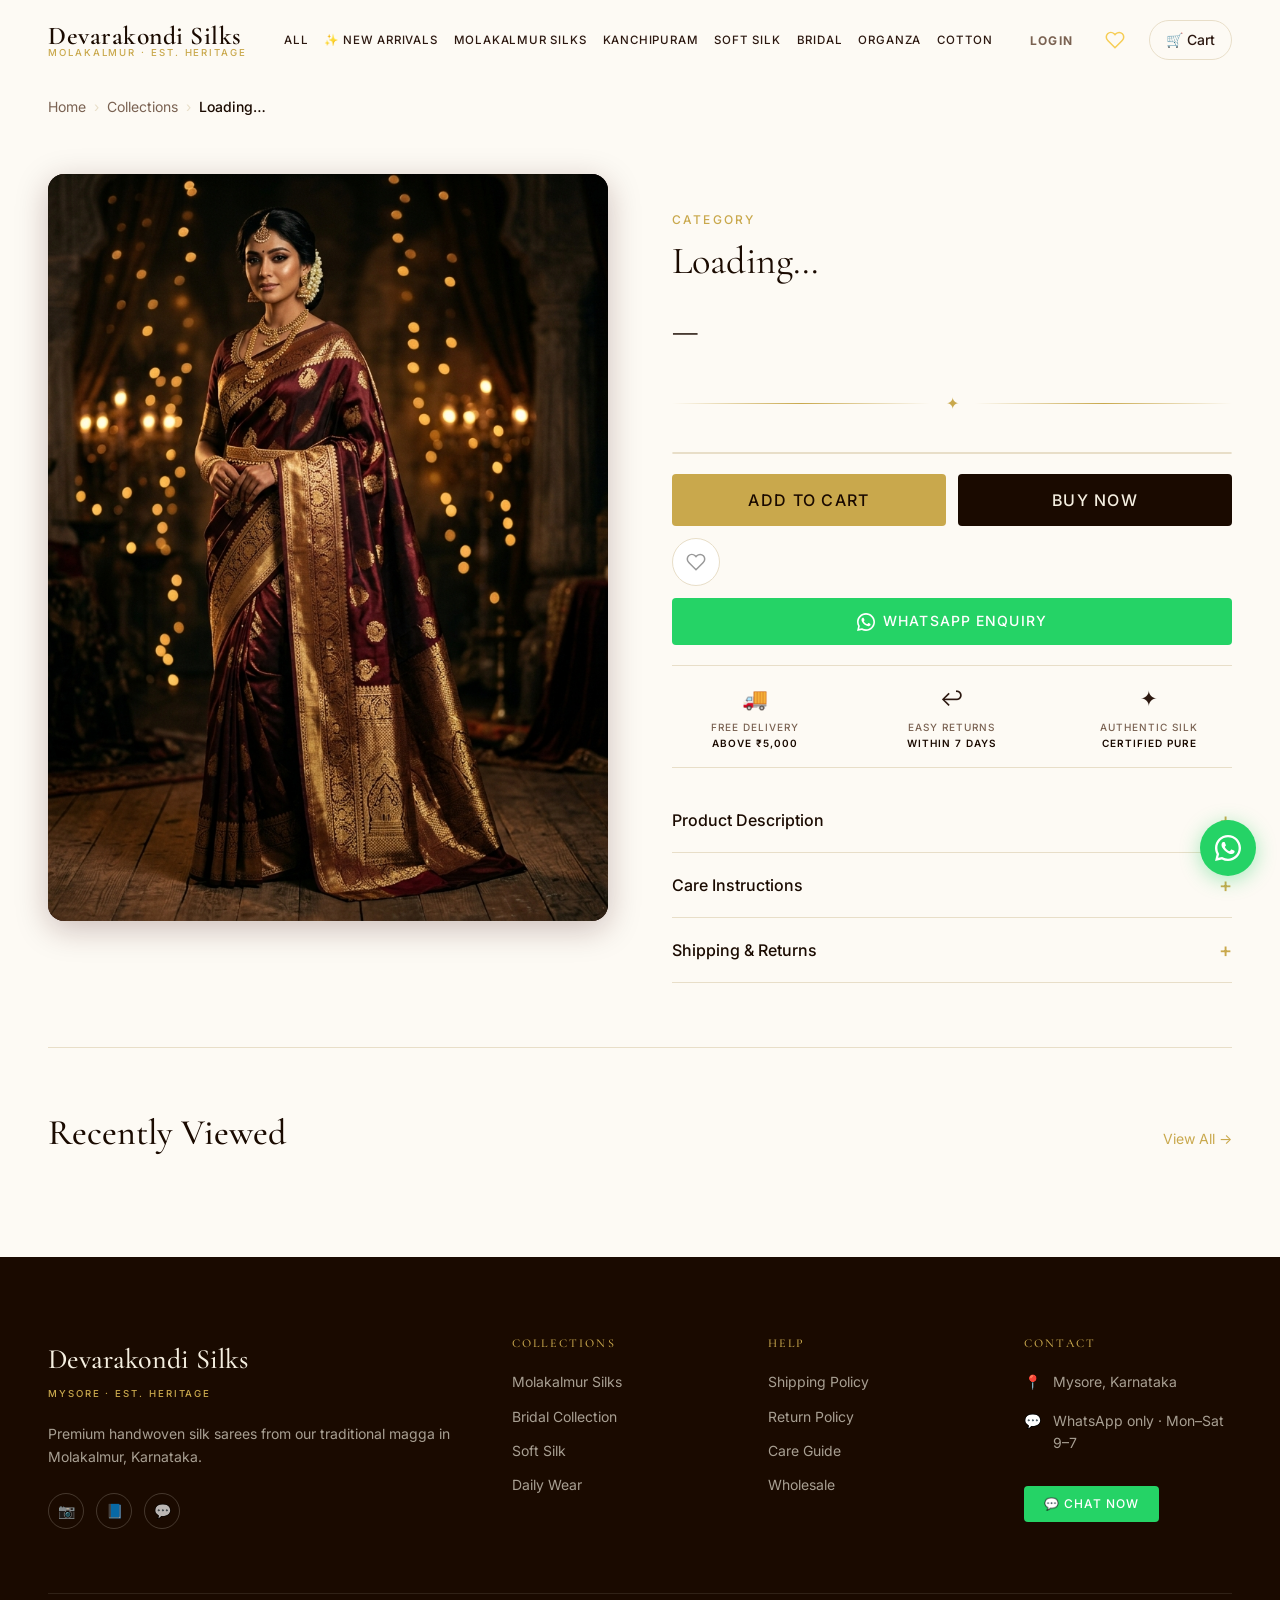
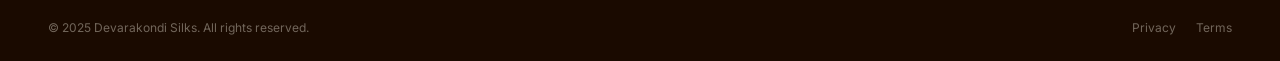
<file: product.html>
<!DOCTYPE html>
<html lang="en">
<head>
  <meta charset="UTF-8">
  <meta name="viewport" content="width=device-width, initial-scale=1.0">
  <meta name="description" content="View details, fabric, origin and pricing for handwoven silk sarees from Devarakondi Silks. Direct from Molakalmur magga.">
  <title>Product Detail | Devarakondi Silks</title>
  <link rel="stylesheet" href="css/globals.css">
  <link rel="stylesheet" href="css/animations.css">
  <link rel="stylesheet" href="css/components.css">
  <link rel="stylesheet" href="css/pages.css">
</head>
<body>

<!-- HEADER -->
<header class="site-header scrolled" id="site-header">
  <div class="container header-inner">
    <a href="index.html" class="logo">
      <span class="logo-name">Devarakondi Silks</span>
      <span class="logo-tagline">Molakalmur · Est. Heritage</span>
    </a>
    <nav class="nav-links" id="main-nav">
      <a href="collections.html">All</a>
      <a href="collections.html?filter=new">✨ New Arrivals</a>
      <a href="collections.html?category=molakalmur-silks">Molakalmur Silks</a>
      <a href="collections.html?category=kanchipuram">Kanchipuram</a>
      <a href="collections.html?category=soft-silk">Soft Silk</a>
      <a href="collections.html?category=bridal">Bridal</a>
      <a href="collections.html?category=organza">Organza</a>
      <a href="collections.html?category=cotton">Cotton</a>
    </nav>
    <div class="header-actions">
      <a href="wishlist.html" class="wishlist-btn" title="Wishlist" id="wishlist-header-btn">
        <svg width="20" height="20" viewBox="0 0 24 24" fill="none" stroke="currentColor" stroke-width="1.8">
          <path d="M20.84 4.61a5.5 5.5 0 0 0-7.78 0L12 5.67l-1.06-1.06a5.5 5.5 0 0 0-7.78 7.78l1.06 1.06L12 21.23l7.78-7.78 1.06-1.06a5.5 5.5 0 0 0 0-7.78z"/>
        </svg>
        <span class="wishlist-count" id="wishlist-count">0</span>
      </a>
      <a href="checkout.html" class="cart-btn">
        🛒 Cart <span class="cart-count" id="cart-count">0</span>
      </a>
      <button class="hamburger" id="hamburger" aria-label="Menu">
        <span></span><span></span><span></span>
      </button>
    </div>
  </div>
</header>

<div class="mobile-nav-overlay" id="mobile-nav-overlay"></div>
<nav class="mobile-nav" id="mobile-nav">
  <button class="mobile-nav-close" id="mobile-nav-close">✕</button>
  <a href="index.html">Home</a>
  <a href="collections.html">All Collections</a>
  <a href="collections.html?filter=new">✨ New Arrivals</a>
  <a href="collections.html?category=molakalmur-silks">Molakalmur Silks</a>
  <a href="collections.html?category=kanchipuram">Kanchipuram</a>
  <a href="collections.html?category=soft-silk">Soft Silk</a>
  <a href="collections.html?category=bridal">Bridal</a>
  <a href="wishlist.html">♡ Wishlist</a>
  <a href="checkout.html">🛒 Cart</a>
  <hr style="border-color:rgba(255,255,255,0.1);margin:8px 0;">
  <a href="#" data-wa="wholesale">Wholesale Enquiry</a>
</nav>

<!-- MAIN -->
<main style="padding-top:72px">
  <div class="container">
    <!-- Breadcrumb -->
    <div class="breadcrumb" style="padding-top:var(--sp-6)">
      <a href="index.html" class="underline-animate">Home</a>
      <span class="breadcrumb-sep">›</span>
      <a href="collections.html" class="underline-animate">Collections</a>
      <span class="breadcrumb-sep">›</span>
      <span class="breadcrumb-current" id="bc-product-name">Loading…</span>
    </div>

    <!-- Product Layout -->
    <div class="product-detail-layout">

      <!-- Gallery -->
      <div class="gallery-main">
        <div class="gallery-main-img" id="gallery-main-wrap">
          <img src="images/hero-bg.jpg" alt="Saree" id="gallery-main-img">
        </div>
        <div class="gallery-thumbnails" id="gallery-thumbs"></div>
      </div>

      <!-- Info -->
      <div class="product-info">
        <div class="product-badges-row" id="product-badges"></div>

        <div>
          <span class="overline" id="product-category">Category</span>
          <h1 class="product-title" id="product-title">Loading…</h1>
        </div>

        <div class="product-price-block">
          <span class="product-price-current" id="product-price">—</span>
          <span id="product-orig-price"></span>
        </div>

        <div class="product-stock-warn" id="product-stock" style="display:none">
          ⚡ Only X left in stock
        </div>

        <div class="ornament"><span class="ornament-icon">✦</span></div>

        <!-- Details table -->
        <div class="product-details-table" id="product-details-table"></div>

        <!-- Actions -->
        <div class="product-actions">
          <div class="product-actions-row">
            <button class="btn btn-primary btn-lg" id="add-cart-btn">Add to Cart</button>
            <button class="btn btn-dark btn-lg" id="buy-now-btn">Buy Now</button>
            <button class="wishlist-product-btn" id="wishlist-product-btn" title="Save to Wishlist" aria-label="Add to wishlist">
              <svg width="20" height="20" viewBox="0 0 24 24" fill="none" stroke="currentColor" stroke-width="1.8">
                <path d="M20.84 4.61a5.5 5.5 0 0 0-7.78 0L12 5.67l-1.06-1.06a5.5 5.5 0 0 0-7.78 7.78l1.06 1.06L12 21.23l7.78-7.78 1.06-1.06a5.5 5.5 0 0 0 0-7.78z"/>
              </svg>
            </button>
          </div>
          <a href="#" class="btn btn-whatsapp btn-full" id="wa-enquiry-btn" data-wa="product">
            <svg width="18" height="18" viewBox="0 0 24 24" fill="currentColor" style="flex-shrink:0">
              <path d="M17.472 14.382c-.297-.149-1.758-.867-2.03-.967-.273-.099-.471-.148-.67.15-.197.297-.767.966-.94 1.164-.173.199-.347.223-.644.075-.297-.15-1.255-.463-2.39-1.475-.883-.788-1.48-1.761-1.653-2.059-.173-.297-.018-.458.13-.606.134-.133.298-.347.446-.52.149-.174.198-.298.298-.497.099-.198.05-.371-.025-.52-.075-.149-.669-1.612-.916-2.207-.242-.579-.487-.5-.669-.51-.173-.008-.371-.01-.57-.01-.198 0-.52.074-.792.372-.272.297-1.04 1.016-1.04 2.479 0 1.462 1.065 2.875 1.213 3.074.149.198 2.096 3.2 5.077 4.487.709.306 1.262.489 1.694.625.712.227 1.36.195 1.871.118.571-.085 1.758-.719 2.006-1.413.248-.694.248-1.289.173-1.413-.074-.124-.272-.198-.57-.347z"/>
              <path d="M11.998 0C5.372 0 0 5.372 0 12c0 2.115.554 4.1 1.523 5.824L.051 23.963l6.303-1.455A11.936 11.936 0 0 0 12 24c6.627 0 12-5.373 12-12 0-6.628-5.373-12-12.002-12zm.002 21.818a9.819 9.819 0 0 1-5.024-1.378l-.36-.214-3.742.864.944-3.629-.235-.374A9.789 9.789 0 0 1 2.18 12c0-5.418 4.4-9.818 9.82-9.818 5.42 0 9.818 4.4 9.818 9.818 0 5.419-4.398 9.818-9.818 9.818z"/>
            </svg>
            WhatsApp Enquiry
          </a>
        </div>

        <!-- Shipping note -->
        <div style="display:flex;gap:var(--sp-8);padding:var(--sp-4) 0;border-top:1px solid var(--color-border);border-bottom:1px solid var(--color-border)">
          <div style="text-align:center;flex:1">
            <div style="font-size:1.3rem;margin-bottom:var(--sp-1)">🚚</div>
            <div style="font-size:10px;letter-spacing:0.1em;text-transform:uppercase;font-weight:500;color:var(--color-text-muted)">Free Delivery<br><span style="color:var(--color-primary);font-weight:600">Above ₹5,000</span></div>
          </div>
          <div style="text-align:center;flex:1">
            <div style="font-size:1.3rem;margin-bottom:var(--sp-1)">↩</div>
            <div style="font-size:10px;letter-spacing:0.1em;text-transform:uppercase;font-weight:500;color:var(--color-text-muted)">Easy Returns<br><span style="color:var(--color-primary);font-weight:600">Within 7 Days</span></div>
          </div>
          <div style="text-align:center;flex:1">
            <div style="font-size:1.3rem;margin-bottom:var(--sp-1)">✦</div>
            <div style="font-size:10px;letter-spacing:0.1em;text-transform:uppercase;font-weight:500;color:var(--color-text-muted)">Authentic Silk<br><span style="color:var(--color-primary);font-weight:600">Certified Pure</span></div>
          </div>
        </div>

        <!-- Accordion -->
        <div class="accordion-group">
          <div class="accordion-item">
            <button class="accordion-trigger">
              Product Description
              <span class="accordion-icon">+</span>
            </button>
            <div class="accordion-body">
              <p id="product-description">Loading description…</p>
            </div>
          </div>
          <div class="accordion-item">
            <button class="accordion-trigger">
              Care Instructions
              <span class="accordion-icon">+</span>
            </button>
            <div class="accordion-body">
              <ul style="padding-left:var(--sp-4);display:flex;flex-direction:column;gap:var(--sp-2)">
                <li>Dry clean only for the first wash</li>
                <li>Store in a clean muslin cloth, never in plastic</li>
                <li>Avoid direct sunlight exposure for long periods</li>
                <li>Use mild detergent if hand washing</li>
                <li>Do not wring or twist the fabric</li>
              </ul>
            </div>
          </div>
          <div class="accordion-item">
            <button class="accordion-trigger">
              Shipping & Returns
              <span class="accordion-icon">+</span>
            </button>
            <div class="accordion-body">
              <p>Orders are dispatched within 2–3 working days. Delivery within 5–7 days across India.</p>
              <p style="margin-top:var(--sp-3)">Returns accepted within 7 days of delivery in original, unworn condition. WhatsApp us to initiate a return.</p>
            </div>
          </div>
        </div>
      </div>
    </div>

    <!-- Recently Viewed -->
    <section class="recently-viewed" id="recently-viewed-section">
      <div style="display:flex;align-items:baseline;justify-content:space-between;margin-bottom:var(--sp-6)">
        <h2 class="heading-lg">Recently Viewed</h2>
        <a href="collections.html" class="underline-animate text-gold body-sm">View All →</a>
      </div>
      <div class="scroll-row" id="recently-viewed-grid"></div>
    </section>
  </div>
</main>

<!-- WhatsApp Float -->
<div class="wa-float">
  <span class="wa-float-label">Chat with us</span>
  <a href="#" class="wa-float-btn" target="_blank" rel="noopener noreferrer" title="Chat on WhatsApp">
    <svg viewBox="0 0 24 24" width="26" height="26" fill="currentColor">
      <path d="M17.472 14.382c-.297-.149-1.758-.867-2.03-.967-.273-.099-.471-.148-.67.15-.197.297-.767.966-.94 1.164-.173.199-.347.223-.644.075-.297-.15-1.255-.463-2.39-1.475-.883-.788-1.48-1.761-1.653-2.059-.173-.297-.018-.458.13-.606.134-.133.298-.347.446-.52.149-.174.198-.298.298-.497.099-.198.05-.371-.025-.52-.075-.149-.669-1.612-.916-2.207-.242-.579-.487-.5-.669-.51-.173-.008-.371-.01-.57-.01-.198 0-.52.074-.792.372-.272.297-1.04 1.016-1.04 2.479 0 1.462 1.065 2.875 1.213 3.074.149.198 2.096 3.2 5.077 4.487.709.306 1.262.489 1.694.625.712.227 1.36.195 1.871.118.571-.085 1.758-.719 2.006-1.413.248-.694.248-1.289.173-1.413-.074-.124-.272-.198-.57-.347z"/>
      <path d="M11.998 0C5.372 0 0 5.372 0 12c0 2.115.554 4.1 1.523 5.824L.051 23.963l6.303-1.455A11.936 11.936 0 0 0 12 24c6.627 0 12-5.373 12-12 0-6.628-5.373-12-12.002-12zm.002 21.818a9.819 9.819 0 0 1-5.024-1.378l-.36-.214-3.742.864.944-3.629-.235-.374A9.789 9.789 0 0 1 2.18 12c0-5.418 4.4-9.818 9.82-9.818 5.42 0 9.818 4.4 9.818 9.818 0 5.419-4.398 9.818-9.818 9.818z"/>
    </svg>
  </a>
</div>

<!-- Footer -->
<footer class="site-footer">
  <div class="container">
    <div class="footer-grid">
      <div>
        <div class="footer-logo-name">Devarakondi Silks</div>
        <div class="footer-logo-tagline">Mysore · Est. Heritage</div>
        <p class="footer-about">Premium handwoven silk sarees from our traditional magga in Molakalmur, Karnataka.</p>
        <div class="footer-social">
          <a href="#" aria-label="Instagram">📷</a>
          <a href="#" aria-label="Facebook">📘</a>
          <a href="#" data-wa="general" aria-label="WhatsApp">💬</a>
        </div>
      </div>
      <div>
        <h4 class="footer-col-title">Collections</h4>
        <div class="footer-links">
          <a href="collections.html?category=Molakalmur+Silks">Molakalmur Silks</a>
          <a href="collections.html?category=Bridal+Collection">Bridal Collection</a>
          <a href="collections.html?category=Soft+Silk">Soft Silk</a>
          <a href="collections.html?category=Daily+Wear">Daily Wear</a>
        </div>
      </div>
      <div>
        <h4 class="footer-col-title">Help</h4>
        <div class="footer-links">
          <a href="#">Shipping Policy</a>
          <a href="#">Return Policy</a>
          <a href="#">Care Guide</a>
          <a href="#" data-wa="wholesale">Wholesale</a>
        </div>
      </div>
      <div>
        <h4 class="footer-col-title">Contact</h4>
        <div class="footer-contact-item"><span>📍</span><span>Mysore, Karnataka</span></div>
        <div class="footer-contact-item"><span>💬</span><span>WhatsApp only · Mon–Sat 9–7</span></div>
        <a href="#" data-wa="general" class="btn btn-whatsapp btn-sm" style="margin-top:var(--sp-4)">💬 Chat Now</a>
      </div>
    </div>
    <div class="footer-bottom">
      <span>© 2025 Devarakondi Silks. All rights reserved.</span>
      <div style="display:flex;gap:var(--sp-5)"><a href="#">Privacy</a><a href="#">Terms</a></div>
    </div>
  </div>
</footer>

<div class="toast-container" id="toast-container"></div>
<script src="js/main.js"></script>
<script src="js/collections.js"></script>
<script src="js/product.js"></script>
</body>
</html>
</file>
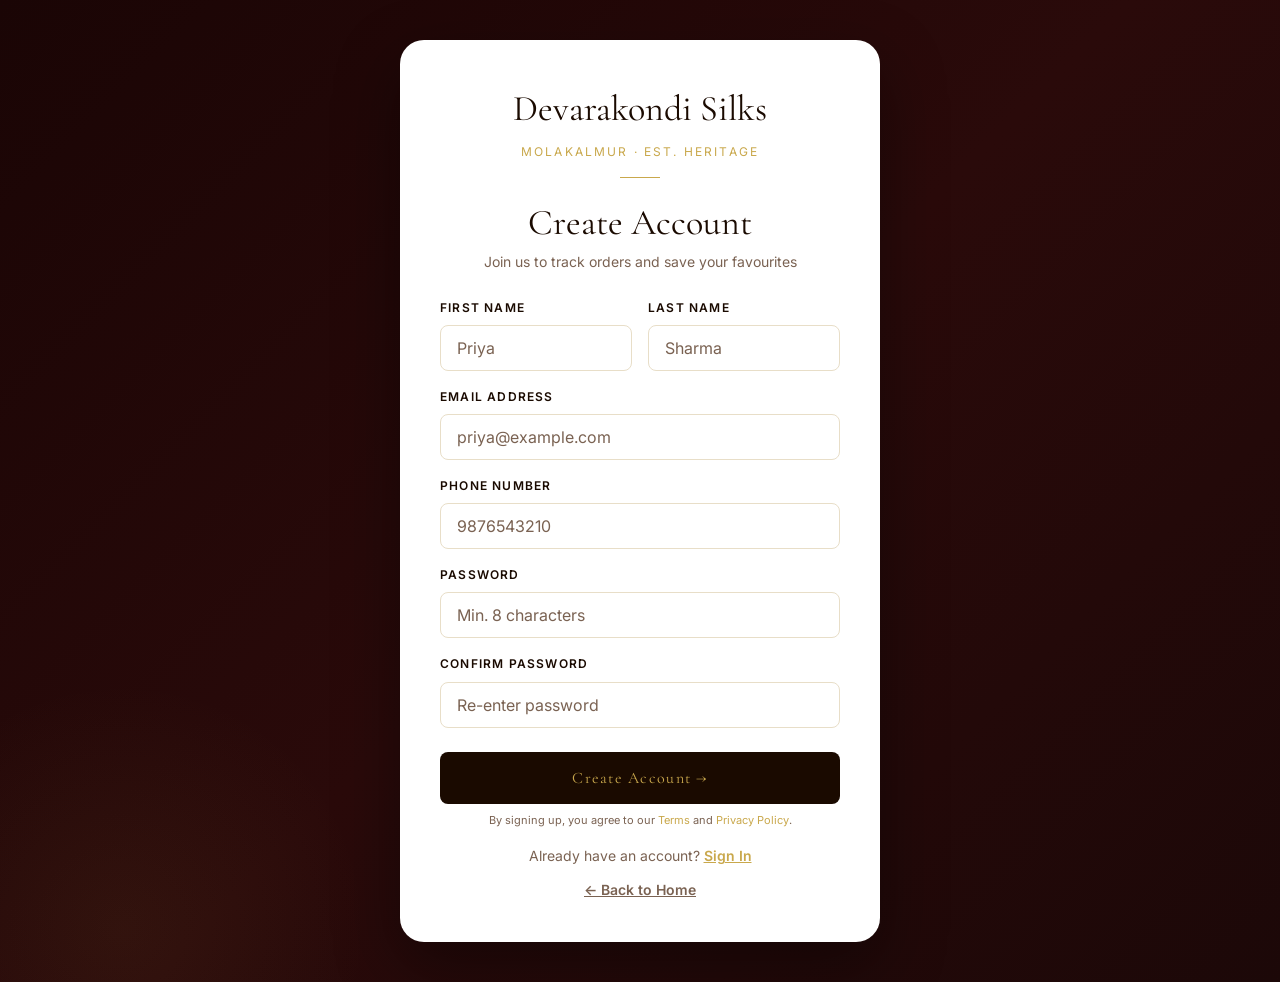
<file: signup.html>
<!DOCTYPE html>
<html lang="en">
<head>
  <meta charset="UTF-8">
  <meta name="viewport" content="width=device-width, initial-scale=1.0">
  <title>Create Account | Devarakondi Silks</title>
  <link rel="stylesheet" href="css/globals.css">
  <link rel="stylesheet" href="css/animations.css">
  <link rel="stylesheet" href="css/components.css">
  <style>
    body { background: var(--color-primary); min-height: 100vh; display: flex; flex-direction: column; }
    .auth-page {
      flex: 1;
      display: flex;
      align-items: center;
      justify-content: center;
      padding: var(--sp-10) var(--sp-4);
      min-height: 100vh;
      background: linear-gradient(135deg, #1a0505 0%, #2a0a0a 50%, #1c0808 100%);
      position: relative;
      overflow: hidden;
    }
    .auth-page::before {
      content: '';
      position: absolute;
      bottom: -20%; left: -10%;
      width: 500px; height: 500px;
      border-radius: 50%;
      background: radial-gradient(circle, rgba(201,168,76,0.06) 0%, transparent 70%);
      pointer-events: none;
    }
    .auth-card {
      background: var(--color-white);
      border-radius: var(--radius-xl);
      padding: var(--sp-10);
      width: 100%;
      max-width: 480px;
      box-shadow: 0 24px 64px rgba(0,0,0,0.4);
    }
    .auth-logo { text-align: center; margin-bottom: var(--sp-6); }
    .auth-logo-name { font-family: var(--font-heading); font-size: var(--fs-2xl); font-weight: 400; color: var(--color-primary); }
    .auth-logo-tagline { font-size: var(--fs-xs); letter-spacing: 0.18em; text-transform: uppercase; color: var(--color-gold); margin-top: 4px; }
    .auth-ornament { width: 40px; height: 1px; background: var(--color-gold); margin: var(--sp-4) auto; }
    .auth-title { font-family: var(--font-heading); font-size: var(--fs-2xl); font-weight: 400; color: var(--color-primary); text-align: center; margin-bottom: var(--sp-2); }
    .auth-subtitle { font-size: var(--fs-sm); color: var(--color-text-muted); text-align: center; margin-bottom: var(--sp-6); }
    .auth-form { display: flex; flex-direction: column; gap: var(--sp-4); }
    .auth-row { display: grid; grid-template-columns: 1fr 1fr; gap: var(--sp-4); }
    @media (max-width: 480px) { .auth-row { grid-template-columns: 1fr; } }
    .auth-field { display: flex; flex-direction: column; gap: var(--sp-2); }
    .auth-label { font-size: var(--fs-xs); letter-spacing: 0.1em; text-transform: uppercase; font-weight: 600; color: var(--color-primary); }
    .auth-input {
      width: 100%;
      box-sizing: border-box;
      padding: var(--sp-3) var(--sp-4);
      border: 1.5px solid var(--color-border);
      border-radius: var(--radius-md);
      font-size: var(--fs-base);
      font-family: var(--font-body);
      color: var(--color-text);
      background: var(--color-white);
      transition: border-color var(--transition-fast);
      outline: none;
    }
    .auth-input:focus { border-color: var(--color-gold); }
    .auth-input::placeholder { color: var(--color-text-muted); }
    .auth-btn {
      padding: var(--sp-4);
      background: var(--color-primary);
      color: var(--color-gold);
      border: none;
      border-radius: var(--radius-md);
      font-family: var(--font-heading);
      font-size: var(--fs-base);
      letter-spacing: 0.08em;
      cursor: pointer;
      transition: background var(--transition-fast), transform var(--transition-fast);
      margin-top: var(--sp-2);
    }
    .auth-btn:hover { background: #2a0a0a; transform: translateY(-1px); }
    .auth-error {
      background: #FEE2E2; border: 1px solid #FECACA; color: #991B1B;
      padding: var(--sp-3) var(--sp-4); border-radius: var(--radius-sm);
      font-size: var(--fs-sm); display: none;
    }
    .auth-success {
      background: #D1FAE5; border: 1px solid #6EE7B7; color: #065F46;
      padding: var(--sp-3) var(--sp-4); border-radius: var(--radius-sm);
      font-size: var(--fs-sm); display: none;
    }
    .auth-link-row { text-align: center; font-size: var(--fs-sm); color: var(--color-text-muted); margin-top: var(--sp-4); }
    .auth-link-row a { color: var(--color-gold); font-weight: 600; text-decoration: underline; }
    .terms-note { font-size: 11px; color: var(--color-text-muted); text-align: center; line-height: 1.6; margin-top: var(--sp-2); }
  </style>
</head>
<body>

<div class="auth-page">
  <div class="auth-card reveal fade-up">
    <div class="auth-logo">
      <div class="auth-logo-name">Devarakondi Silks</div>
      <div class="auth-logo-tagline">Molakalmur · Est. Heritage</div>
      <div class="auth-ornament"></div>
    </div>

    <h1 class="auth-title">Create Account</h1>
    <p class="auth-subtitle">Join us to track orders and save your favourites</p>

    <div class="auth-error" id="auth-error"></div>
    <div class="auth-success" id="auth-success">Account created! Redirecting to login…</div>

    <form class="auth-form" id="signup-form" novalidate>
      <div class="auth-row">
        <div class="auth-field">
          <label class="auth-label" for="first-name">First Name</label>
          <input class="auth-input" type="text" id="first-name" placeholder="Priya" required autocomplete="given-name">
        </div>
        <div class="auth-field">
          <label class="auth-label" for="last-name">Last Name</label>
          <input class="auth-input" type="text" id="last-name" placeholder="Sharma" required autocomplete="family-name">
        </div>
      </div>
      <div class="auth-field">
        <label class="auth-label" for="email">Email Address</label>
        <input class="auth-input" type="email" id="email" placeholder="priya@example.com" required autocomplete="email">
      </div>
      <div class="auth-field">
        <label class="auth-label" for="phone">Phone Number</label>
        <input class="auth-input" type="tel" id="phone" placeholder="9876543210" autocomplete="tel">
      </div>
      <div class="auth-field">
        <label class="auth-label" for="password">Password</label>
        <input class="auth-input" type="password" id="password" placeholder="Min. 8 characters" required autocomplete="new-password" minlength="8">
      </div>
      <div class="auth-field">
        <label class="auth-label" for="confirm-password">Confirm Password</label>
        <input class="auth-input" type="password" id="confirm-password" placeholder="Re-enter password" required autocomplete="new-password">
      </div>

      <button type="submit" class="auth-btn" id="signup-btn">Create Account →</button>
    </form>

    <p class="terms-note">By signing up, you agree to our <a href="#" style="color:var(--color-gold)">Terms</a> and <a href="#" style="color:var(--color-gold)">Privacy Policy</a>.</p>

    <div class="auth-link-row">
      Already have an account? <a href="login.html">Sign In</a>
    </div>
    <div class="auth-link-row" style="margin-top:var(--sp-3)">
      <a href="index.html" style="color:var(--color-text-muted);">← Back to Home</a>
    </div>
  </div>
</div>

<script src="js/main.js"></script>
<script>
document.getElementById('signup-form').addEventListener('submit', async (e) => {
  e.preventDefault();
  const btn = document.getElementById('signup-btn');
  const errorEl = document.getElementById('auth-error');
  const successEl = document.getElementById('auth-success');
  errorEl.style.display = 'none';
  successEl.style.display = 'none';

  const firstName = document.getElementById('first-name').value.trim();
  const lastName = document.getElementById('last-name').value.trim();
  const email = document.getElementById('email').value.trim();
  const phone = document.getElementById('phone').value.trim();
  const password = document.getElementById('password').value;
  const confirmPassword = document.getElementById('confirm-password').value;

  if (!firstName || !email || !password) {
    errorEl.textContent = 'Please fill in all required fields.';
    errorEl.style.display = 'block';
    return;
  }
  if (password !== confirmPassword) {
    errorEl.textContent = 'Passwords do not match.';
    errorEl.style.display = 'block';
    return;
  }
  if (password.length < 8) {
    errorEl.textContent = 'Password must be at least 8 characters.';
    errorEl.style.display = 'block';
    return;
  }

  btn.textContent = 'Creating account…';
  btn.disabled = true;

  try {
    const res = await fetch(`${window.DS_API_BASE || 'http://localhost:8080'}/api/auth/register`, {
      method: 'POST',
      headers: { 'Content-Type': 'application/json' },
      body: JSON.stringify({ name: `${firstName} ${lastName}`, email, phone, password })
    });
    if (res.ok) {
      successEl.style.display = 'block';
      setTimeout(() => window.location.href = 'login.html', 1800);
    } else {
      let data = {};
      try { data = await res.json(); } catch(e) {}
      
      if (res.status === 404) {
          errorEl.textContent = 'Server endpoint not found. Did you restart the backend?';
      } else {
          errorEl.textContent = data.message || 'Registration failed. Email may already be in use.';
      }
      errorEl.style.display = 'block';
    }
  } catch (err) {
    errorEl.textContent = 'Could not connect to server. Please ensure the backend is running.';
    errorEl.style.display = 'block';
  } finally {
    btn.textContent = 'Create Account →';
    btn.disabled = false;
  }
});
</script>
</body>
</html>
</file>
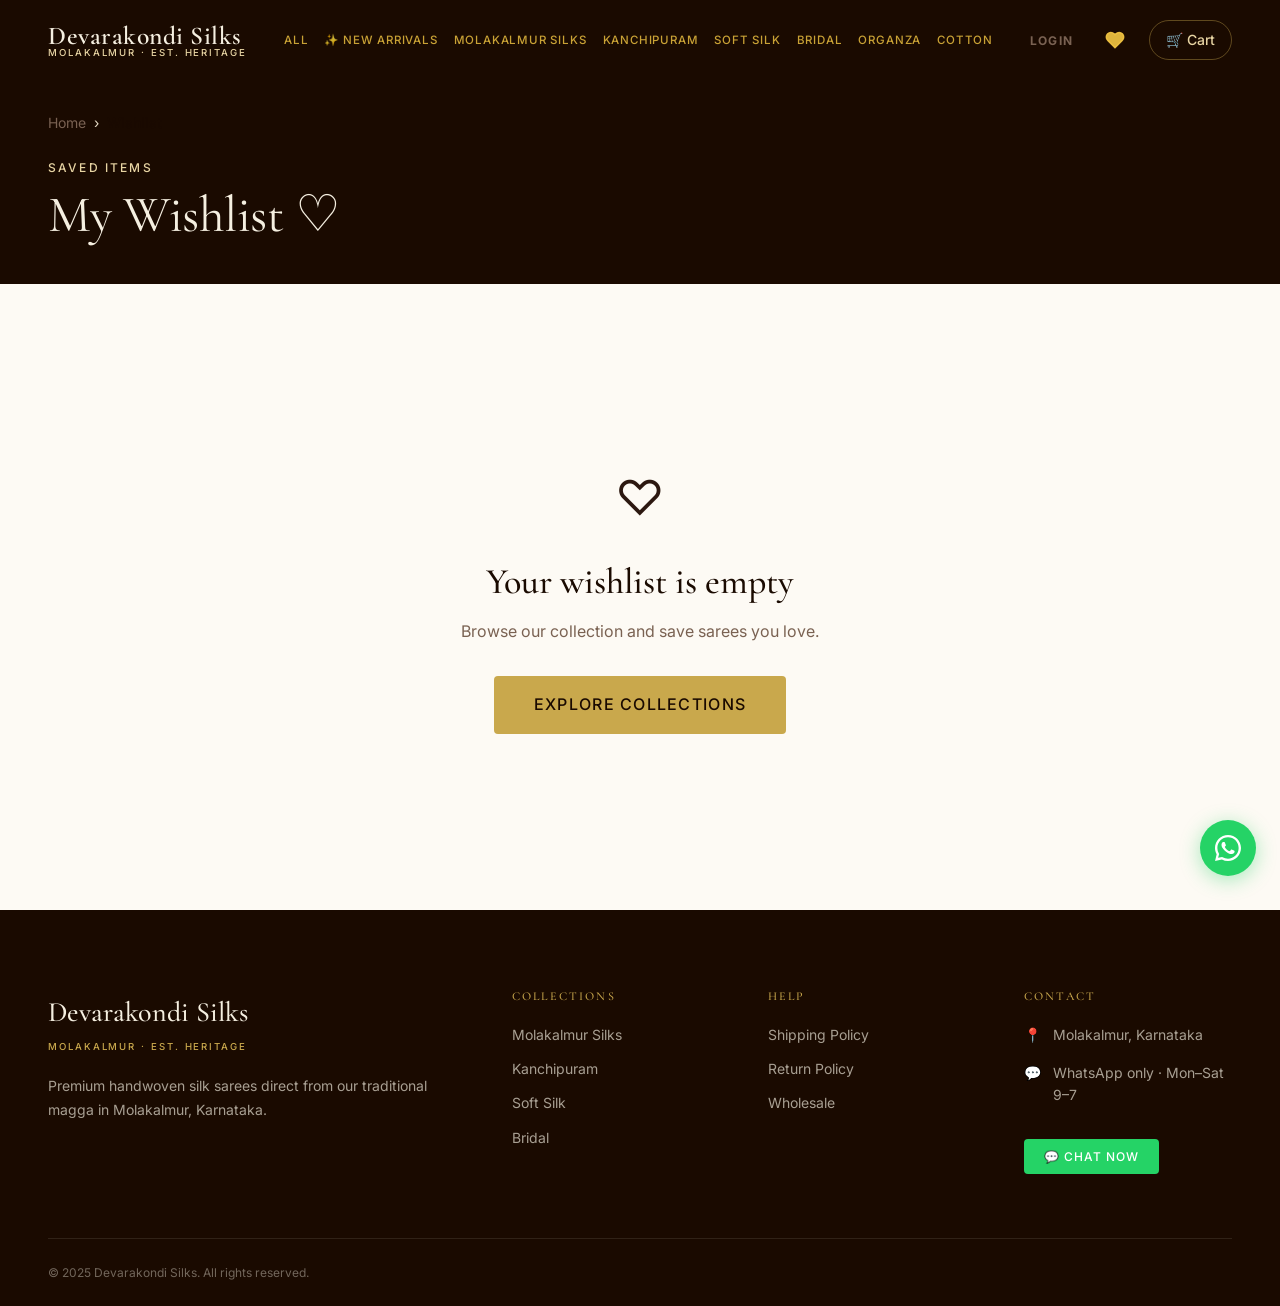
<file: wishlist.html>
<!DOCTYPE html>
<html lang="en">
<head>
  <meta charset="UTF-8">
  <meta name="viewport" content="width=device-width, initial-scale=1.0">
  <meta name="description" content="Your wishlist — saved silk sarees from Devarakondi Silks.">
  <title>Wishlist | Devarakondi Silks</title>
  <link rel="stylesheet" href="css/globals.css">
  <link rel="stylesheet" href="css/animations.css">
  <link rel="stylesheet" href="css/components.css">
  <link rel="stylesheet" href="css/pages.css">
</head>
<body>

<!-- HEADER -->
<header class="site-header header-transparent scrolled" id="site-header">
  <div class="container header-inner">
    <a href="index.html" class="logo">
      <span class="logo-name">Devarakondi Silks</span>
      <span class="logo-tagline">Molakalmur · Est. Heritage</span>
    </a>
    <nav class="nav-links" id="main-nav">
      <a href="collections.html">All</a>
      <a href="collections.html?filter=new">✨ New Arrivals</a>
      <a href="collections.html?category=molakalmur-silks">Molakalmur Silks</a>
      <a href="collections.html?category=kanchipuram">Kanchipuram</a>
      <a href="collections.html?category=soft-silk">Soft Silk</a>
      <a href="collections.html?category=bridal">Bridal</a>
      <a href="collections.html?category=organza">Organza</a>
      <a href="collections.html?category=cotton">Cotton</a>
    </nav>
    <div class="header-actions">
      <a href="wishlist.html" class="wishlist-btn nav-active" title="Wishlist" id="wishlist-header-btn">
        <svg width="20" height="20" viewBox="0 0 24 24" fill="currentColor" stroke="currentColor" stroke-width="1.8">
          <path d="M20.84 4.61a5.5 5.5 0 0 0-7.78 0L12 5.67l-1.06-1.06a5.5 5.5 0 0 0-7.78 7.78l1.06 1.06L12 21.23l7.78-7.78 1.06-1.06a5.5 5.5 0 0 0 0-7.78z"/>
        </svg>
        <span class="wishlist-count" id="wishlist-count">0</span>
      </a>
      <a href="checkout.html" class="cart-btn">
        🛒 Cart <span class="cart-count" id="cart-count">0</span>
      </a>
      <button class="hamburger" id="hamburger" aria-label="Menu">
        <span></span><span></span><span></span>
      </button>
    </div>
  </div>
</header>

<div class="mobile-nav-overlay" id="mobile-nav-overlay"></div>
<nav class="mobile-nav" id="mobile-nav">
  <button class="mobile-nav-close" id="mobile-nav-close">✕</button>
  <a href="index.html">Home</a>
  <a href="collections.html">All Collections</a>
  <a href="collections.html?filter=new">✨ New Arrivals</a>
  <a href="collections.html?category=molakalmur-silks">Molakalmur Silks</a>
  <a href="collections.html?category=bridal">Bridal</a>
  <a href="wishlist.html">♡ Wishlist</a>
  <a href="checkout.html">🛒 Cart</a>
  <hr style="border-color:rgba(255,255,255,0.1);margin:8px 0;">
  <a href="#" data-wa="wholesale">Wholesale Enquiry</a>
</nav>

<!-- PAGE HERO -->
<section style="background:var(--color-primary);padding:calc(72px + var(--sp-10)) 0 var(--sp-10);">
  <div class="container">
    <div class="breadcrumb">
      <a href="index.html" class="underline-animate">Home</a>
      <span class="breadcrumb-sep">›</span>
      <span class="breadcrumb-current">Wishlist</span>
    </div>
    <div style="margin-top:var(--sp-4)">
      <span class="overline" style="color:var(--color-gold-light)">Saved Items</span>
      <h1 class="heading-xl text-ivory">My Wishlist ♡</h1>
    </div>
  </div>
</section>

<!-- MAIN -->
<main class="section-pad">
  <div class="container">
    <div id="wishlist-empty" style="display:none;text-align:center;padding:var(--sp-24) 0;">
      <div style="font-size:3rem;margin-bottom:var(--sp-6)">♡</div>
      <h2 class="heading-lg" style="margin-bottom:var(--sp-4)">Your wishlist is empty</h2>
      <p class="body-md text-muted" style="margin-bottom:var(--sp-8)">Browse our collection and save sarees you love.</p>
      <a href="collections.html" class="btn btn-primary btn-lg">Explore Collections</a>
    </div>

    <div id="wishlist-grid" class="products-grid" style="display:none;">
      <!-- Injected by JS -->
    </div>
  </div>
</main>

<!-- WhatsApp Float -->
<div class="wa-float">
  <span class="wa-float-label">Chat with us</span>
  <a href="#" class="wa-float-btn" target="_blank" rel="noopener noreferrer" title="Chat on WhatsApp">
    <svg viewBox="0 0 24 24" width="26" height="26" fill="currentColor">
      <path d="M17.472 14.382c-.297-.149-1.758-.867-2.03-.967-.273-.099-.471-.148-.67.15-.197.297-.767.966-.94 1.164-.173.199-.347.223-.644.075-.297-.15-1.255-.463-2.39-1.475-.883-.788-1.48-1.761-1.653-2.059-.173-.297-.018-.458.13-.606.134-.133.298-.347.446-.52.149-.174.198-.298.298-.497.099-.198.05-.371-.025-.52-.075-.149-.669-1.612-.916-2.207-.242-.579-.487-.5-.669-.51-.173-.008-.371-.01-.57-.01-.198 0-.52.074-.792.372-.272.297-1.04 1.016-1.04 2.479 0 1.462 1.065 2.875 1.213 3.074.149.198 2.096 3.2 5.077 4.487.709.306 1.262.489 1.694.625.712.227 1.36.195 1.871.118.571-.085 1.758-.719 2.006-1.413.248-.694.248-1.289.173-1.413-.074-.124-.272-.198-.57-.347z"/>
      <path d="M11.998 0C5.372 0 0 5.372 0 12c0 2.115.554 4.1 1.523 5.824L.051 23.963l6.303-1.455A11.936 11.936 0 0 0 12 24c6.627 0 12-5.373 12-12 0-6.628-5.373-12-12.002-12zm.002 21.818a9.819 9.819 0 0 1-5.024-1.378l-.36-.214-3.742.864.944-3.629-.235-.374A9.789 9.789 0 0 1 2.18 12c0-5.418 4.4-9.818 9.82-9.818 5.42 0 9.818 4.4 9.818 9.818 0 5.419-4.398 9.818-9.818 9.818z"/>
    </svg>
  </a>
</div>

<!-- Footer -->
<footer class="site-footer">
  <div class="container">
    <div class="footer-grid">
      <div>
        <div class="footer-logo-name">Devarakondi Silks</div>
        <div class="footer-logo-tagline">Molakalmur · Est. Heritage</div>
        <p class="footer-about">Premium handwoven silk sarees direct from our traditional magga in Molakalmur, Karnataka.</p>
      </div>
      <div>
        <h4 class="footer-col-title">Collections</h4>
        <div class="footer-links">
          <a href="collections.html?category=molakalmur-silks">Molakalmur Silks</a>
          <a href="collections.html?category=kanchipuram">Kanchipuram</a>
          <a href="collections.html?category=soft-silk">Soft Silk</a>
          <a href="collections.html?category=bridal">Bridal</a>
        </div>
      </div>
      <div>
        <h4 class="footer-col-title">Help</h4>
        <div class="footer-links">
          <a href="#">Shipping Policy</a>
          <a href="#">Return Policy</a>
          <a href="#" data-wa="wholesale">Wholesale</a>
        </div>
      </div>
      <div>
        <h4 class="footer-col-title">Contact</h4>
        <div class="footer-contact-item"><span>📍</span><span>Molakalmur, Karnataka</span></div>
        <div class="footer-contact-item"><span>💬</span><span>WhatsApp only · Mon–Sat 9–7</span></div>
        <a href="#" data-wa="general" class="btn btn-whatsapp btn-sm" style="margin-top:var(--sp-4)">💬 Chat Now</a>
      </div>
    </div>
    <div class="footer-bottom">
      <span>© 2025 Devarakondi Silks. All rights reserved.</span>
    </div>
  </div>
</footer>

<div class="toast-container" id="toast-container"></div>
<script src="js/main.js"></script>
<script>
const WL_KEY = 'ds_wishlist';

function getWishlist() {
  try { return JSON.parse(localStorage.getItem(WL_KEY)) || []; }
  catch { return []; }
}

function removeFromWishlist(id) {
  let wl = getWishlist().filter(w => w.id !== id);
  localStorage.setItem(WL_KEY, JSON.stringify(wl));
  renderWishlist();
  updateWishlistBadge();
  window.DS?.showToast('Removed from wishlist', 'info');
}

function updateWishlistBadge() {
  const count = getWishlist().length;
  document.querySelectorAll('#wishlist-count').forEach(el => {
    el.textContent = count;
    el.style.display = count > 0 ? 'flex' : 'none';
  });
}

function renderWishlist() {
  const wl = getWishlist();
  const grid = document.getElementById('wishlist-grid');
  const empty = document.getElementById('wishlist-empty');

  if (!wl.length) {
    grid.style.display = 'none';
    empty.style.display = 'block';
    return;
  }

  empty.style.display = 'none';
  grid.style.display = 'grid';

  grid.innerHTML = wl.map(item => `
    <div class="product-card reveal fade-up" data-id="${item.id}">
      <div class="product-card-img">
        <img src="${item.image || 'images/hero-bg.jpg'}" alt="${item.name}" loading="lazy">
        <button class="wishlist-card-btn wishlisted" data-remove="${item.id}" title="Remove from wishlist">
          <svg width="18" height="18" viewBox="0 0 24 24" fill="currentColor" stroke="currentColor" stroke-width="2">
            <path d="M20.84 4.61a5.5 5.5 0 0 0-7.78 0L12 5.67l-1.06-1.06a5.5 5.5 0 0 0-7.78 7.78l1.06 1.06L12 21.23l7.78-7.78 1.06-1.06a5.5 5.5 0 0 0 0-7.78z"/>
          </svg>
        </button>
        <div class="product-card-quick">
          <button class="btn btn-primary btn-sm add-to-cart-wl" data-id="${item.id}" style="flex:1">Add to Cart</button>
          <a href="product.html?id=${item.id}" class="btn btn-outline btn-sm" style="flex:1">View</a>
        </div>
      </div>
      <div class="product-card-body">
        <span class="product-card-category">${item.category || ''}</span>
        <h3 class="product-card-name">${item.name}</h3>
        <div class="product-card-price">
          <span class="price-current">₹${item.price.toLocaleString('en-IN')}</span>
        </div>
      </div>
    </div>
  `).join('');

  // Bind remove buttons
  grid.querySelectorAll('[data-remove]').forEach(btn => {
    btn.addEventListener('click', (e) => {
      e.stopPropagation();
      removeFromWishlist(parseInt(btn.dataset.remove));
    });
  });

  // Bind add to cart
  grid.querySelectorAll('.add-to-cart-wl').forEach(btn => {
    btn.addEventListener('click', (e) => {
      e.stopPropagation();
      const id = parseInt(btn.dataset.id);
      const item = getWishlist().find(w => w.id === id);
      if (item) window.DS?.addToCart(item);
    });
  });

  // Card click → product page
  grid.querySelectorAll('.product-card').forEach(card => {
    card.addEventListener('click', () => {
      window.location.href = `product.html?id=${card.dataset.id}`;
    });
  });
}

document.addEventListener('DOMContentLoaded', () => {
  renderWishlist();
  updateWishlistBadge();
});
</script>
</body>
</html>
</file>
<file: css/globals.css>
/* =============================================
   DEVARAKONDI SILKS — GLOBAL DESIGN SYSTEM
   ============================================= */

/* Google Fonts */
@import url('https://fonts.googleapis.com/css2?family=Cormorant+Garamond:ital,wght@0,300;0,400;0,500;0,600;0,700;1,300;1,400;1,500&family=Inter:wght@300;400;500;600&display=swap');

/* ── CSS Custom Properties ── */
:root {
  /* Colors */
  --color-primary:    #1A0A00;
  --color-gold:       #C9A84C;
  --color-gold-light: #E8D5A3;
  --color-gold-dark:  #9E7C2A;
  --color-maroon:     #7A1C2E;
  --color-maroon-dark:#5C1122;
  --color-ivory:      #F5EFE0;
  --color-ivory-dark: #EDE4CE;
  --color-surface:    #FDFAF4;
  --color-white:      #FFFFFF;
  --color-black:      #0D0500;
  --color-text:       #2C1810;
  --color-text-muted: #7A6252;
  --color-border:     #E8DEC8;
  --color-whatsapp:   #25D366;

  /* Typography */
  --font-heading: 'Cormorant Garamond', Georgia, serif;
  --font-body:    'Inter', -apple-system, sans-serif;

  /* Font Sizes (fluid) */
  --fs-xs:   0.75rem;
  --fs-sm:   0.875rem;
  --fs-base: 1rem;
  --fs-md:   1.125rem;
  --fs-lg:   1.375rem;
  --fs-xl:   1.75rem;
  --fs-2xl:  2.25rem;
  --fs-3xl:  3rem;
  --fs-4xl:  4rem;
  --fs-hero: clamp(2.5rem, 6vw, 5rem);

  /* Spacing */
  --sp-1:  0.25rem;
  --sp-2:  0.5rem;
  --sp-3:  0.75rem;
  --sp-4:  1rem;
  --sp-5:  1.25rem;
  --sp-6:  1.5rem;
  --sp-8:  2rem;
  --sp-10: 2.5rem;
  --sp-12: 3rem;
  --sp-16: 4rem;
  --sp-20: 5rem;
  --sp-24: 6rem;
  --sp-32: 8rem;

  /* Layout */
  --container-max: 1280px;
  --container-pad: clamp(1rem, 5vw, 3rem);

  /* Radius */
  --radius-sm: 4px;
  --radius-md: 8px;
  --radius-lg: 16px;
  --radius-xl: 24px;
  --radius-full: 9999px;

  /* Shadows */
  --shadow-sm:  0 1px 3px rgba(26,10,0,0.08), 0 1px 2px rgba(26,10,0,0.06);
  --shadow-md:  0 4px 16px rgba(26,10,0,0.10), 0 2px 6px rgba(26,10,0,0.06);
  --shadow-lg:  0 12px 40px rgba(26,10,0,0.15), 0 4px 12px rgba(26,10,0,0.08);
  --shadow-gold: 0 4px 24px rgba(201,168,76,0.25);

  /* Transitions */
  --transition-fast:   150ms ease;
  --transition-base:   280ms ease;
  --transition-slow:   450ms cubic-bezier(0.4, 0, 0.2, 1);
  --transition-spring: 380ms cubic-bezier(0.34, 1.56, 0.64, 1);

  /* Z-index layers */
  --z-base:    1;
  --z-header:  100;
  --z-modal:   200;
  --z-toast:   300;
  --z-wa-btn:  150;
}

/* ── Reset ── */
*, *::before, *::after {
  box-sizing: border-box;
  margin: 0;
  padding: 0;
}

html {
  scroll-behavior: smooth;
  -webkit-text-size-adjust: 100%;
  font-size: 16px;
}

body {
  font-family: var(--font-body);
  font-size: var(--fs-base);
  color: var(--color-text);
  background-color: var(--color-surface);
  line-height: 1.6;
  -webkit-font-smoothing: antialiased;
  -moz-osx-font-smoothing: grayscale;
  overflow-x: hidden;
}

img, video {
  max-width: 100%;
  display: block;
}

a {
  color: inherit;
  text-decoration: none;
}

button {
  cursor: pointer;
  border: none;
  background: none;
  font-family: inherit;
}

input, select, textarea {
  font-family: inherit;
  font-size: inherit;
}

ul, ol {
  list-style: none;
}

/* ── Layout Utilities ── */
.container {
  width: 100%;
  max-width: var(--container-max);
  margin-inline: auto;
  padding-inline: var(--container-pad);
}

.section-pad {
  padding-block: var(--sp-20);
}

.section-pad-lg {
  padding-block: var(--sp-32);
}

/* ── Typography Utilities ── */
h1, h2, h3, h4, h5 {
  font-family: var(--font-heading);
  font-weight: 500;
  line-height: 1.15;
  color: var(--color-primary);
}

.heading-hero {
  font-size: var(--fs-hero);
  font-weight: 300;
  letter-spacing: -0.02em;
  line-height: 1.05;
}

.heading-xl {
  font-size: clamp(2rem, 4vw, 3.5rem);
  font-weight: 400;
  letter-spacing: -0.01em;
}

.heading-lg {
  font-size: clamp(1.5rem, 3vw, 2.25rem);
  font-weight: 500;
}

.heading-md {
  font-size: clamp(1.25rem, 2vw, 1.75rem);
  font-weight: 500;
}

.heading-sm {
  font-size: var(--fs-lg);
  font-weight: 600;
}

.body-lg {
  font-size: var(--fs-md);
  line-height: 1.7;
}

.body-sm {
  font-size: var(--fs-sm);
}

.caption {
  font-size: var(--fs-xs);
  letter-spacing: 0.12em;
  text-transform: uppercase;
  font-weight: 500;
}

/* Color utilities */
.text-gold    { color: var(--color-gold); }
.text-maroon  { color: var(--color-maroon); }
.text-ivory   { color: var(--color-ivory); }
.text-muted   { color: var(--color-text-muted); }
.text-primary { color: var(--color-primary); }
.text-white   { color: var(--color-white); }
.text-center  { text-align: center; }

/* BG utilities */
.bg-primary { background: var(--color-primary); }
.bg-ivory   { background: var(--color-ivory); }
.bg-surface { background: var(--color-surface); }
.bg-maroon  { background: var(--color-maroon); }

/* Flex/Grid utilities */
.flex        { display: flex; }
.flex-col    { flex-direction: column; }
.items-center { align-items: center; }
.justify-center { justify-content: center; }
.justify-between { justify-content: space-between; }
.gap-2 { gap: var(--sp-2); }
.gap-4 { gap: var(--sp-4); }
.gap-6 { gap: var(--sp-6); }
.gap-8 { gap: var(--sp-8); }

/* Price display */
.price-original {
  font-size: var(--fs-sm);
  color: var(--color-text-muted);
  text-decoration: line-through;
}

.price-current {
  font-size: var(--fs-lg);
  font-family: var(--font-heading);
  font-weight: 600;
  color: var(--color-primary);
}

.price-discount {
  font-size: var(--fs-sm);
  color: #2A7A3B;
  font-weight: 500;
}

/* Dividers */
.divider {
  width: 60px;
  height: 2px;
  background: linear-gradient(to right, var(--color-gold), var(--color-gold-light));
  margin-block: var(--sp-6);
}

.divider-center {
  margin-inline: auto;
}

/* Section headers */
.section-header {
  margin-bottom: var(--sp-12);
}

.section-header.centered {
  text-align: center;
}

.section-header.centered .divider {
  margin-inline: auto;
}

/* Overline text */
.overline {
  display: block;
  font-size: var(--fs-xs);
  letter-spacing: 0.18em;
  text-transform: uppercase;
  color: var(--color-gold);
  font-weight: 500;
  margin-bottom: var(--sp-2);
}

/* Aspect ratios */
.aspect-square    { aspect-ratio: 1; }
.aspect-portrait  { aspect-ratio: 3/4; }
.aspect-landscape { aspect-ratio: 16/9; }
.aspect-card      { aspect-ratio: 4/5; }

/* Object fit */
.img-cover {
  width: 100%;
  height: 100%;
  object-fit: cover;
  object-position: center top;
}

/* Overflow */
.overflow-hidden { overflow: hidden; }
.overflow-x-auto { overflow-x: auto; }

/* Responsive grid helpers */
.grid-2 {
  display: grid;
  grid-template-columns: repeat(2, 1fr);
  gap: var(--sp-6);
}

.grid-3 {
  display: grid;
  grid-template-columns: repeat(3, 1fr);
  gap: var(--sp-6);
}

.grid-4 {
  display: grid;
  grid-template-columns: repeat(4, 1fr);
  gap: var(--sp-6);
}

@media (max-width: 1024px) {
  .grid-4 { grid-template-columns: repeat(2, 1fr); }
  .grid-3 { grid-template-columns: repeat(2, 1fr); }
}

@media (max-width: 640px) {
  .grid-4 { grid-template-columns: repeat(2, 1fr); gap: var(--sp-4); }
  .grid-3 { grid-template-columns: repeat(1, 1fr); }
  .grid-2 { grid-template-columns: repeat(1, 1fr); }
  .section-pad { padding-block: var(--sp-12); }
  .section-pad-lg { padding-block: var(--sp-20); }
}

/* Scrollbar styling */
::-webkit-scrollbar { width: 6px; height: 6px; }
::-webkit-scrollbar-track { background: var(--color-ivory); }
::-webkit-scrollbar-thumb { background: var(--color-gold); border-radius: 3px; }
</file>
<file: css/animations.css>
/* =============================================
   DEVARAKONDI SILKS — ANIMATIONS
   ============================================= */

/* ── Scroll Reveal Base States ── */
.reveal {
  opacity: 0;
  transition: opacity 0.7s ease, transform 0.7s cubic-bezier(0.4, 0, 0.2, 1);
  will-change: opacity, transform;
}

.reveal.visible {
  opacity: 1;
  transform: none !important;
}

.fade-up    { transform: translateY(40px); }
.fade-down  { transform: translateY(-40px); }
.fade-left  { transform: translateX(-40px); }
.fade-right { transform: translateX(40px); }
.fade-scale { transform: scale(0.93); }

/* Stagger delays */
.delay-1 { transition-delay: 0.1s; }
.delay-2 { transition-delay: 0.2s; }
.delay-3 { transition-delay: 0.3s; }
.delay-4 { transition-delay: 0.4s; }
.delay-5 { transition-delay: 0.5s; }
.delay-6 { transition-delay: 0.6s; }

/* ── Page Load Animation ── */
@keyframes fadeInPage {
  from { opacity: 0; }
  to   { opacity: 1; }
}

body {
  animation: fadeInPage 0.4s ease;
}

/* ── Hero Parallax ── */
@keyframes heroFloat {
  0%, 100% { transform: translateY(0); }
  50%       { transform: translateY(-8px); }
}

.hero-float {
  animation: heroFloat 6s ease-in-out infinite;
}

/* ── Shimmer on Buttons ── */
@keyframes shimmer {
  0%   { left: -100%; }
  100% { left: 200%; }
}

/* ── Gold Pulse (WhatsApp) ── */
@keyframes pulsRing {
  0%   { transform: scale(1); opacity: 0.8; }
  70%  { transform: scale(1.5); opacity: 0; }
  100% { transform: scale(1.5); opacity: 0; }
}

@keyframes waPulse {
  0%, 100% { box-shadow: 0 0 0 0 rgba(37, 211, 102, 0.5); }
  50%       { box-shadow: 0 0 0 12px rgba(37, 211, 102, 0); }
}

/* ── Skeleton Loading ── */
@keyframes skeleton {
  0%   { background-position: -400px 0; }
  100% { background-position: 400px 0; }
}

.skeleton {
  background: linear-gradient(90deg, var(--color-ivory-dark) 25%, var(--color-ivory) 50%, var(--color-ivory-dark) 75%);
  background-size: 800px 100%;
  animation: skeleton 1.4s ease infinite;
  border-radius: var(--radius-sm);
}

/* ── Marquee (best sellers scroll) ── */
@keyframes marquee {
  from { transform: translateX(0); }
  to   { transform: translateX(-50%); }
}

/* ── Image Zoom Hover ── */
.img-zoom-wrap {
  overflow: hidden;
}

.img-zoom-wrap img,
.img-zoom-wrap .img-cover {
  transition: transform 0.6s cubic-bezier(0.4, 0, 0.2, 1);
}

.img-zoom-wrap:hover img,
.img-zoom-wrap:hover .img-cover {
  transform: scale(1.06);
}

/* ── Card Hover Lift ── */
.card-hover {
  transition: transform var(--transition-base), box-shadow var(--transition-base);
}

.card-hover:hover {
  transform: translateY(-4px);
  box-shadow: var(--shadow-lg);
}

/* ── Underline Animate ── */
.underline-animate {
  position: relative;
  display: inline-block;
}

.underline-animate::after {
  content: '';
  position: absolute;
  bottom: -2px;
  left: 0;
  width: 0;
  height: 1px;
  background: var(--color-gold);
  transition: width var(--transition-base);
}

.underline-animate:hover::after {
  width: 100%;
}

/* ── Backdrop blur modal ── */
@keyframes modalIn {
  from { opacity: 0; transform: scale(0.95) translateY(16px); }
  to   { opacity: 1; transform: scale(1) translateY(0); }
}

.modal-animate {
  animation: modalIn 0.3s cubic-bezier(0.34, 1.56, 0.64, 1) forwards;
}

/* ── Notification toast ── */
@keyframes slideInRight {
  from { transform: translateX(120%); opacity: 0; }
  to   { transform: translateX(0); opacity: 1; }
}

@keyframes slideOutRight {
  from { transform: translateX(0); opacity: 1; }
  to   { transform: translateX(120%); opacity: 0; }
}

.toast-enter { animation: slideInRight 0.4s ease forwards; }
.toast-exit  { animation: slideOutRight 0.35s ease forwards; }

/* ── Step indicator ── */
@keyframes stepComplete {
  0%   { transform: scale(1); }
  50%  { transform: scale(1.2); }
  100% { transform: scale(1); }
}

/* ── Spinner ── */
@keyframes spin {
  to { transform: rotate(360deg); }
}

.spinner {
  display: inline-block;
  width: 20px;
  height: 20px;
  border: 2px solid rgba(201,168,76,0.3);
  border-top-color: var(--color-gold);
  border-radius: 50%;
  animation: spin 0.7s linear infinite;
}
</file>
<file: css/components.css>
/* =============================================
   DEVARAKONDI SILKS — COMPONENTS
   ============================================= */

/* ── HEADER ── */
.site-header {
  position: fixed;
  top: 0; left: 0; right: 0;
  z-index: var(--z-header);
  transition: background var(--transition-base), box-shadow var(--transition-base), padding var(--transition-base);
  padding-block: var(--sp-5);
}

.site-header.transparent {
  background: transparent;
}

.site-header.scrolled {
  background: rgba(253, 250, 244, 0.96);
  backdrop-filter: blur(16px);
  -webkit-backdrop-filter: blur(16px);
  box-shadow: 0 1px 20px rgba(26,10,0,0.08);
  padding-block: var(--sp-3);
}

.header-inner {
  display: flex;
  align-items: center;
  justify-content: space-between;
  gap: var(--sp-8);
}

.logo {
  display: flex;
  flex-direction: column;
  line-height: 1;
  text-decoration: none;
  flex-shrink: 0;
}

.logo-name {
  font-family: var(--font-heading);
  font-size: 1.6rem;
  font-weight: 600;
  color: var(--color-primary);
  letter-spacing: 0.02em;
  transition: color var(--transition-fast);
}

.logo-tagline {
  font-size: 0.6rem;
  letter-spacing: 0.2em;
  text-transform: uppercase;
  color: var(--color-gold);
  font-weight: 500;
}

.site-header.header-transparent:not(.scrolled) .logo-name { color: var(--color-ivory); }
.site-header.header-transparent:not(.scrolled) .logo-tagline { color: var(--color-gold-light); }

.nav-links {
  display: flex;
  align-items: center;
  gap: var(--sp-4);
  flex-wrap: nowrap;
  white-space: nowrap;
}

.nav-links a {
  font-size: 11.5px;
  letter-spacing: 0.07em;
  text-transform: uppercase;
  font-weight: 500;
  color: var(--color-text);
  transition: color var(--transition-fast);
  position: relative;
  white-space: nowrap;
}

.nav-links a::after {
  content: '';
  position: absolute;
  bottom: -3px; left: 0;
  height: 1px; width: 0;
  background: var(--color-maroon);
  transition: width var(--transition-base), background var(--transition-base);
}

.nav-links a:hover { color: var(--color-maroon); }
.nav-links a:hover::after { width: 100%; }
.nav-links a.nav-active { color: var(--color-maroon) !important; font-weight: 600; }
.nav-links a.nav-active::after { width: 100%; background: var(--color-maroon); }

.site-header.header-transparent:not(.scrolled) .nav-links a { color: rgba(245, 200, 66, 0.8); }
.site-header.header-transparent:not(.scrolled) .nav-links a::after { background: var(--color-gold); }
.site-header.header-transparent:not(.scrolled) .nav-links a:hover { color: #F5C842; }
.site-header.header-transparent:not(.scrolled) .nav-links a.nav-active { color: #F5C842 !important; }
.site-header.header-transparent:not(.scrolled) .nav-links a.nav-active::after { background: #F5C842; }

.header-actions {
  display: flex;
  align-items: center;
  gap: var(--sp-4);
}

.cart-btn {
  position: relative;
  display: flex;
  align-items: center;
  gap: var(--sp-2);
  font-size: var(--fs-sm);
  font-weight: 500;
  color: var(--color-text);
  padding: var(--sp-2) var(--sp-4);
  border: 1px solid var(--color-border);
  border-radius: var(--radius-full);
  transition: all var(--transition-fast);
  background: transparent;
}

.cart-btn:hover {
  border-color: var(--color-gold);
  color: var(--color-gold);
}

.site-header.header-transparent:not(.scrolled) .cart-btn {
  border-color: rgba(201, 168, 76, 0.4);
  color: var(--color-gold-light);
}

.cart-count {
  position: absolute;
  top: -6px; right: -6px;
  min-width: 18px; height: 18px;
  background: var(--color-maroon);
  color: #fff;
  font-size: 10px;
  font-weight: 600;
  border-radius: 9px;
  display: flex;
  align-items: center;
  justify-content: center;
  padding: 0 4px;
  display: none;
}

.cart-count.active { display: flex; }

.hamburger {
  display: none;
  flex-direction: column;
  gap: 5px;
  padding: var(--sp-2);
  background: none;
  border: none;
  cursor: pointer;
}

.hamburger span {
  display: block;
  width: 24px; height: 2px;
  background: var(--color-primary);
  border-radius: 2px;
  transition: all var(--transition-base);
}

.site-header.header-transparent:not(.scrolled) .hamburger span { background: var(--color-gold-light); }

.hamburger.open span:nth-child(1) { transform: rotate(45deg) translate(5px, 5px); }
.hamburger.open span:nth-child(2) { opacity: 0; transform: scaleX(0); }
.hamburger.open span:nth-child(3) { transform: rotate(-45deg) translate(5px, -5px); }

/* Mobile nav drawer */
.mobile-nav {
  position: fixed;
  top: 0; right: -100%;
  width: min(320px, 85vw);
  height: 100vh;
  background: var(--color-surface);
  z-index: calc(var(--z-header) + 1);
  padding: var(--sp-20) var(--sp-8) var(--sp-8);
  display: flex;
  flex-direction: column;
  gap: var(--sp-6);
  box-shadow: var(--shadow-lg);
  transition: right var(--transition-slow);
}

.mobile-nav.open { right: 0; }

.mobile-nav-overlay {
  position: fixed;
  inset: 0;
  background: rgba(10,4,0,0.5);
  backdrop-filter: blur(4px);
  z-index: var(--z-header);
  opacity: 0;
  pointer-events: none;
  transition: opacity var(--transition-base);
}

.mobile-nav-overlay.active { opacity: 1; pointer-events: all; }

.mobile-nav a {
  font-family: var(--font-heading);
  font-size: var(--fs-xl);
  font-weight: 400;
  color: var(--color-primary);
  padding-block: var(--sp-3);
  border-bottom: 1px solid var(--color-border);
  transition: color var(--transition-fast);
}

.mobile-nav a:hover { color: var(--color-gold); }

.mobile-nav-close {
  position: absolute;
  top: var(--sp-5); right: var(--sp-5);
  font-size: 1.5rem;
  color: var(--color-text-muted);
  background: none; border: none;
  cursor: pointer;
  line-height: 1;
  transition: color var(--transition-fast);
}

.mobile-nav-close:hover { color: var(--color-primary); }

@media (max-width: 768px) {
  .nav-links { display: none; }
  .hamburger { display: flex; }
}

/* ── BUTTONS ── */
.btn {
  display: inline-flex;
  align-items: center;
  justify-content: center;
  gap: var(--sp-2);
  padding: 0.75rem 1.75rem;
  border-radius: var(--radius-sm);
  font-family: var(--font-body);
  font-size: var(--fs-sm);
  font-weight: 500;
  letter-spacing: 0.08em;
  text-transform: uppercase;
  transition: all var(--transition-base);
  position: relative;
  overflow: hidden;
  cursor: pointer;
  white-space: nowrap;
  border: none;
}

.btn::after {
  content: '';
  position: absolute;
  top: 0; left: -100%;
  width: 60%; height: 100%;
  background: linear-gradient(90deg, transparent, rgba(255,255,255,0.15), transparent);
  transition: none;
}

.btn:hover::after {
  left: 200%;
  transition: left 0.5s ease;
}

.btn-primary {
  background: var(--color-gold);
  color: var(--color-primary);
}

.btn-primary:hover {
  background: var(--color-gold-dark);
  box-shadow: var(--shadow-gold);
  transform: translateY(-1px);
}

.btn-dark {
  background: var(--color-primary);
  color: var(--color-ivory);
}

.btn-dark:hover {
  background: #2C1810;
  transform: translateY(-1px);
  box-shadow: var(--shadow-md);
}

.btn-outline {
  background: transparent;
  color: var(--color-ivory);
  border: 1.5px solid rgba(245,239,224,0.5);
}

.btn-outline:hover {
  background: rgba(245,239,224,0.1);
  border-color: var(--color-ivory);
}

.btn-outline-dark {
  background: transparent;
  color: var(--color-primary);
  border: 1.5px solid var(--color-primary);
}

.btn-outline-dark:hover {
  background: var(--color-primary);
  color: var(--color-ivory);
}

.btn-gold-outline {
  background: transparent;
  color: var(--color-gold);
  border: 1.5px solid var(--color-gold);
}

.btn-gold-outline:hover {
  background: var(--color-gold);
  color: var(--color-primary);
}

.btn-whatsapp {
  background: var(--color-whatsapp);
  color: #fff;
  gap: var(--sp-2);
}

.btn-whatsapp:hover {
  background: #1aad54;
  transform: translateY(-1px);
}

.btn-lg {
  padding: 1rem 2.5rem;
  font-size: var(--fs-base);
}

.btn-sm {
  padding: 0.5rem 1.25rem;
  font-size: var(--fs-xs);
}

.btn-full { width: 100%; }

/* ── BADGES ── */
.badge {
  display: inline-flex;
  align-items: center;
  gap: 4px;
  padding: 3px 10px;
  border-radius: var(--radius-full);
  font-size: 10px;
  font-weight: 600;
  letter-spacing: 0.1em;
  text-transform: uppercase;
  line-height: 1.5;
}

.badge-new      { background: var(--color-primary); color: var(--color-gold); }
.badge-hot      { background: var(--color-maroon); color: #fff; }
.badge-magga    { background: var(--color-gold); color: var(--color-primary); }
.badge-stock    { background: #FFF3CD; color: #856404; border: 1px solid #FFE69C; }
.badge-soldout  { background: #4a4a4a; color: #fff; }
.badge-sale     { background: #2A7A3B; color: #fff; }

/* ── PRODUCT CARD ── */
.product-card {
  background: var(--color-white);
  border-radius: var(--radius-md);
  overflow: hidden;
  border: 1px solid var(--color-border);
  transition: transform var(--transition-base), box-shadow var(--transition-base);
  cursor: pointer;
  display: flex;
  flex-direction: column;
}

.product-card:hover {
  transform: translateY(-5px);
  box-shadow: var(--shadow-lg);
}

.product-card-img {
  position: relative;
  aspect-ratio: 3/4;
  overflow: hidden;
}

.product-card-img img {
  width: 100%; height: 100%;
  object-fit: cover;
  object-position: top center;
  transition: transform 0.6s cubic-bezier(0.4,0,0.2,1);
}

.product-card:hover .product-card-img img {
  transform: scale(1.07);
}

.product-card-badges {
  position: absolute;
  top: var(--sp-3); left: var(--sp-3);
  display: flex;
  flex-direction: column;
  gap: var(--sp-1);
  z-index: 2;
}

.product-card-quick {
  position: absolute;
  bottom: 0; left: 0; right: 0;
  background: linear-gradient(to top, rgba(26,10,0,0.85) 0%, transparent 100%);
  padding: var(--sp-6) var(--sp-4) var(--sp-4);
  display: flex;
  gap: var(--sp-2);
  transform: translateY(100%);
  transition: transform var(--transition-base);
  z-index: 2;
}

.product-card:hover .product-card-quick {
  transform: translateY(0);
}

.product-card-body {
  padding: var(--sp-4);
  flex: 1;
  display: flex;
  flex-direction: column;
  gap: var(--sp-1);
}

.product-card-category {
  font-size: 10px;
  letter-spacing: 0.12em;
  text-transform: uppercase;
  color: var(--color-gold);
  font-weight: 500;
}

.product-card-name {
  font-family: var(--font-heading);
  font-size: 1.1rem;
  font-weight: 500;
  color: var(--color-primary);
  line-height: 1.3;
}

.product-card-price {
  display: flex;
  align-items: baseline;
  gap: var(--sp-2);
  margin-top: auto;
  padding-top: var(--sp-2);
}

.product-card-stock {
  font-size: 10px;
  color: #B45309;
  font-weight: 500;
  letter-spacing: 0.05em;
}

/* ── COLLECTION CARD ── */
.collection-card {
  position: relative;
  border-radius: var(--radius-md);
  overflow: hidden;
  cursor: pointer;
  display: block;
}

.collection-card .aspect-portrait { aspect-ratio: 3/4; }

.collection-card img {
  width: 100%; height: 100%;
  object-fit: cover;
  object-position: top center;
  transition: transform 0.6s cubic-bezier(0.4,0,0.2,1);
}

.collection-card:hover img { transform: scale(1.06); }

.collection-card-overlay {
  position: absolute;
  inset: 0;
  background: linear-gradient(to top, rgba(26,10,0,0.75) 0%, rgba(26,10,0,0.1) 60%, transparent 100%);
  display: flex;
  flex-direction: column;
  justify-content: flex-end;
  padding: var(--sp-6);
  transition: background var(--transition-base);
}

.collection-card:hover .collection-card-overlay {
  background: linear-gradient(to top, rgba(26,10,0,0.85) 0%, rgba(26,10,0,0.2) 50%, transparent 100%);
}

.collection-card-title {
  font-family: var(--font-heading);
  font-size: var(--fs-xl);
  font-weight: 400;
  color: var(--color-ivory);
  line-height: 1.2;
  margin-bottom: var(--sp-1);
}

.collection-card-sub {
  font-size: var(--fs-xs);
  letter-spacing: 0.12em;
  text-transform: uppercase;
  color: var(--color-gold-light);
  font-weight: 500;
  margin-bottom: var(--sp-4);
}

.collection-card-link {
  display: inline-flex;
  align-items: center;
  gap: var(--sp-2);
  font-size: var(--fs-xs);
  letter-spacing: 0.1em;
  text-transform: uppercase;
  color: var(--color-gold);
  font-weight: 500;
  opacity: 0;
  transform: translateY(8px);
  transition: all var(--transition-base);
}

.collection-card:hover .collection-card-link {
  opacity: 1;
  transform: translateY(0);
}

/* ── FOOTER ── */
.site-footer {
  background: var(--color-primary);
  color: var(--color-ivory);
  padding-top: var(--sp-20);
}

.footer-grid {
  display: grid;
  grid-template-columns: 2fr 1fr 1fr 1fr;
  gap: var(--sp-12);
  padding-bottom: var(--sp-16);
  border-bottom: 1px solid rgba(245,239,224,0.1);
}

.footer-logo-name {
  font-family: var(--font-heading);
  font-size: 1.75rem;
  font-weight: 500;
  color: var(--color-ivory);
  margin-bottom: var(--sp-1);
}

.footer-logo-tagline {
  font-size: 0.6rem;
  letter-spacing: 0.2em;
  text-transform: uppercase;
  color: var(--color-gold);
  font-weight: 500;
  margin-bottom: var(--sp-5);
}

.footer-about {
  font-size: var(--fs-sm);
  color: rgba(245,239,224,0.65);
  line-height: 1.7;
  margin-bottom: var(--sp-6);
}

.footer-social {
  display: flex;
  gap: var(--sp-3);
}

.footer-social a {
  display: flex;
  align-items: center;
  justify-content: center;
  width: 36px; height: 36px;
  border-radius: var(--radius-full);
  border: 1px solid rgba(245,239,224,0.2);
  font-size: var(--fs-sm);
  color: rgba(245,239,224,0.7);
  transition: all var(--transition-fast);
  text-decoration: none;
}

.footer-social a:hover {
  border-color: var(--color-gold);
  color: var(--color-gold);
  background: rgba(201,168,76,0.1);
}

.footer-col-title {
  font-size: var(--fs-xs);
  letter-spacing: 0.18em;
  text-transform: uppercase;
  color: var(--color-gold);
  font-weight: 500;
  margin-bottom: var(--sp-5);
}

.footer-links {
  display: flex;
  flex-direction: column;
  gap: var(--sp-3);
}

.footer-links a {
  font-size: var(--fs-sm);
  color: rgba(245,239,224,0.65);
  transition: color var(--transition-fast);
}

.footer-links a:hover { color: var(--color-ivory); }

.footer-contact-item {
  display: flex;
  gap: var(--sp-3);
  margin-bottom: var(--sp-4);
  font-size: var(--fs-sm);
  color: rgba(245,239,224,0.65);
}

.footer-contact-item span:first-child {
  color: var(--color-gold);
  flex-shrink: 0;
}

.footer-bottom {
  display: flex;
  align-items: center;
  justify-content: space-between;
  padding-block: var(--sp-6);
  font-size: var(--fs-xs);
  color: rgba(245,239,224,0.4);
  gap: var(--sp-4);
  flex-wrap: wrap;
}

.footer-bottom a {
  color: rgba(245,239,224,0.4);
  transition: color var(--transition-fast);
}

.footer-bottom a:hover { color: var(--color-gold); }

@media (max-width: 1024px) {
  .footer-grid {
    grid-template-columns: 1fr 1fr;
    gap: var(--sp-10);
  }
}

@media (max-width: 640px) {
  .footer-grid {
    grid-template-columns: 1fr;
    gap: var(--sp-8);
  }
}

/* ── WHATSAPP FLOATING BUTTON ── */
.wa-float {
  position: fixed;
  bottom: var(--sp-6);
  right: var(--sp-6);
  z-index: var(--z-wa-btn);
  display: flex;
  align-items: center;
  gap: var(--sp-3);
}

.wa-float-btn {
  width: 56px; height: 56px;
  border-radius: var(--radius-full);
  background: var(--color-whatsapp);
  color: #fff;
  display: flex;
  align-items: center;
  justify-content: center;
  font-size: 1.5rem;
  box-shadow: 0 4px 20px rgba(37,211,102,0.4);
  transition: transform var(--transition-spring), box-shadow var(--transition-base);
  animation: waPulse 2.5s ease-in-out infinite;
  text-decoration: none;
  flex-shrink: 0;
}

.wa-float-btn:hover {
  transform: scale(1.08);
  box-shadow: 0 6px 28px rgba(37,211,102,0.5);
}

.wa-float-label {
  background: var(--color-primary);
  color: var(--color-ivory);
  font-size: var(--fs-xs);
  font-weight: 500;
  padding: var(--sp-2) var(--sp-4);
  border-radius: var(--radius-full);
  white-space: nowrap;
  opacity: 0;
  transform: translateX(8px);
  transition: all var(--transition-base);
  pointer-events: none;
  box-shadow: var(--shadow-md);
}

.wa-float:hover .wa-float-label {
  opacity: 1;
  transform: translateX(0);
}

/* ── QUICK PREVIEW MODAL ── */
.modal-backdrop {
  position: fixed;
  inset: 0;
  background: rgba(10,4,0,0.65);
  backdrop-filter: blur(6px);
  -webkit-backdrop-filter: blur(6px);
  z-index: var(--z-modal);
  display: flex;
  align-items: center;
  justify-content: center;
  padding: var(--sp-4);
  opacity: 0;
  pointer-events: none;
  transition: opacity var(--transition-base);
}

.modal-backdrop.active {
  opacity: 1;
  pointer-events: all;
}

.modal-content {
  background: var(--color-surface);
  border-radius: var(--radius-lg);
  width: 100%;
  max-width: 860px;
  max-height: 90vh;
  overflow-y: auto;
  position: relative;
  display: grid;
  grid-template-columns: 1fr 1fr;
}

.modal-close {
  position: absolute;
  top: var(--sp-4); right: var(--sp-4);
  width: 36px; height: 36px;
  border-radius: var(--radius-full);
  background: var(--color-ivory);
  border: none;
  font-size: 1.125rem;
  cursor: pointer;
  display: flex;
  align-items: center;
  justify-content: center;
  z-index: 2;
  transition: background var(--transition-fast);
}

.modal-close:hover { background: var(--color-ivory-dark); }

.modal-img-side {
  aspect-ratio: 3/4;
  border-radius: var(--radius-lg) 0 0 var(--radius-lg);
  overflow: hidden;
}

.modal-img-side img {
  width: 100%; height: 100%;
  object-fit: cover;
  object-position: top;
}

.modal-info-side {
  padding: var(--sp-8);
  display: flex;
  flex-direction: column;
  gap: var(--sp-4);
  overflow-y: auto;
}

@media (max-width: 640px) {
  .modal-content {
    grid-template-columns: 1fr;
    max-height: 95vh;
  }
  .modal-img-side {
    border-radius: var(--radius-lg) var(--radius-lg) 0 0;
    aspect-ratio: 4/3;
  }
}

/* ── TRUST BADGES ── */
.trust-grid {
  display: grid;
  grid-template-columns: repeat(3, 1fr);
  gap: var(--sp-6);
}

.trust-item {
  display: flex;
  flex-direction: column;
  align-items: center;
  text-align: center;
  padding: var(--sp-8) var(--sp-6);
  border: 1px solid var(--color-border);
  border-radius: var(--radius-md);
  gap: var(--sp-4);
  background: var(--color-white);
  transition: box-shadow var(--transition-base), border-color var(--transition-base);
}

.trust-item:hover {
  box-shadow: var(--shadow-md);
  border-color: var(--color-gold);
}

.trust-icon {
  width: 60px; height: 60px;
  border-radius: var(--radius-full);
  background: linear-gradient(135deg, var(--color-gold) 0%, var(--color-gold-light) 100%);
  display: flex;
  align-items: center;
  justify-content: center;
  font-size: 1.5rem;
  flex-shrink: 0;
}

.trust-title {
  font-family: var(--font-heading);
  font-size: var(--fs-xl);
  font-weight: 500;
  color: var(--color-primary);
}

.trust-desc {
  font-size: var(--fs-sm);
  color: var(--color-text-muted);
  line-height: 1.6;
}

@media (max-width: 640px) {
  .trust-grid { grid-template-columns: 1fr; }
}

/* ── TOAST NOTIFICATION ── */
.toast-container {
  position: fixed;
  bottom: var(--sp-8);
  left: 50%;
  transform: translateX(-50%);
  z-index: var(--z-toast);
  display: flex;
  flex-direction: column;
  gap: var(--sp-3);
  pointer-events: none;
  width: min(380px, 90vw);
}

.toast {
  background: var(--color-primary);
  color: var(--color-ivory);
  padding: var(--sp-4) var(--sp-5);
  border-radius: var(--radius-md);
  font-size: var(--fs-sm);
  display: flex;
  align-items: center;
  gap: var(--sp-3);
  box-shadow: var(--shadow-lg);
  pointer-events: all;
}

.toast-icon { color: var(--color-gold); font-size: 1rem; }

/* ── BREADCRUMB ── */
.breadcrumb {
  display: flex;
  align-items: center;
  gap: var(--sp-2);
  font-size: var(--fs-sm);
  color: var(--color-text-muted);
  margin-bottom: var(--sp-6);
  flex-wrap: wrap;
}

.breadcrumb a:hover { color: var(--color-gold); }
.breadcrumb-sep { color: var(--color-border); }
.breadcrumb-current { color: var(--color-primary); font-weight: 500; }

/* ── HORIZONTAL SCROLL SNAP ── */
.scroll-row {
  display: flex;
  gap: var(--sp-5);
  overflow-x: auto;
  scroll-snap-type: x mandatory;
  -webkit-overflow-scrolling: touch;
  padding-bottom: var(--sp-4);
  scrollbar-width: none;
}

.scroll-row::-webkit-scrollbar { display: none; }

.scroll-row > * {
  scroll-snap-align: start;
  flex-shrink: 0;
}

/* Card widths in scroll rows */
.scroll-card-sm { width: 220px; }
.scroll-card-md { width: 280px; }
.scroll-card-lg { width: 340px; }

@media (max-width: 640px) {
  .scroll-card-lg { width: 260px; }
  .scroll-card-md { width: 220px; }
}

/* ── SECTION DIVIDER ornament ── */
.ornament {
  display: flex;
  align-items: center;
  gap: var(--sp-4);
  margin-block: var(--sp-4);
}

.ornament::before,
.ornament::after {
  content: '';
  flex: 1;
  height: 1px;
  background: linear-gradient(to right, transparent, var(--color-gold), transparent);
}

.ornament-icon {
  color: var(--color-gold);
  font-size: 1rem;
  flex-shrink: 0;
}

/* ── ACCORDION ── */
.accordion-item {
  border-bottom: 1px solid var(--color-border);
}

.accordion-trigger {
  width: 100%;
  text-align: left;
  display: flex;
  align-items: center;
  justify-content: space-between;
  padding-block: var(--sp-5);
  font-size: var(--fs-base);
  font-weight: 500;
  color: var(--color-primary);
  background: none;
  border: none;
  cursor: pointer;
  transition: color var(--transition-fast);
}

.accordion-trigger:hover { color: var(--color-gold); }

.accordion-icon {
  font-size: 1.25rem;
  transition: transform var(--transition-base);
  color: var(--color-gold);
  flex-shrink: 0;
}

.accordion-item.open .accordion-icon { transform: rotate(45deg); }

.accordion-body {
  max-height: 0;
  overflow: hidden;
  transition: max-height var(--transition-slow), padding var(--transition-base);
}

.accordion-body.open {
  max-height: 500px;
  padding-bottom: var(--sp-5);
}

.accordion-body p, .accordion-body li {
  font-size: var(--fs-sm);
  color: var(--color-text-muted);
  line-height: 1.7;
}

/* ── WISHLIST HEADER BUTTON ── */
.wishlist-btn {
  position: relative;
  display: flex;
  align-items: center;
  gap: var(--sp-2);
  color: var(--color-text);
  transition: color var(--transition-fast);
  padding: var(--sp-2);
}
.wishlist-btn:hover { color: #e05c8a; }
.wishlist-count {
  position: absolute;
  top: -4px; right: -4px;
  min-width: 17px; height: 17px;
  background: #e05c8a;
  color: #fff;
  font-size: 9px;
  font-weight: 700;
  border-radius: 9px;
  display: none;
  align-items: center;
  justify-content: center;
  padding: 0 3px;
}
.site-header:not(.scrolled) .wishlist-btn { color: rgba(245,200,66,0.9); }

/* ── WISHLIST CARD HEART BUTTON ── */
.wishlist-card-btn {
  position: absolute;
  top: var(--sp-3); right: var(--sp-3);
  background: rgba(255,255,255,0.92);
  border: none;
  border-radius: 50%;
  width: 34px; height: 34px;
  display: flex;
  align-items: center;
  justify-content: center;
  cursor: pointer;
  z-index: 3;
  color: #888;
  box-shadow: 0 2px 8px rgba(0,0,0,0.12);
  transition: color var(--transition-fast), transform var(--transition-spring), background var(--transition-fast);
  opacity: 0;
  transform: scale(0.85);
}
.product-card:hover .wishlist-card-btn {
  opacity: 1;
  transform: scale(1);
}
.wishlist-card-btn.wishlisted {
  opacity: 1;
  color: #e05c8a;
  background: #fff0f5;
}
.wishlist-card-btn:hover { color: #e05c8a; transform: scale(1.1); }

/* Stock soldout text in card */
.product-card-stock.soldout { color: #888; }

/* ── WHATSAPP FLOAT SVG override ── */
.wa-float-btn svg { color: #fff; display: block; }
</file>
<file: css/pages.css>
/* =============================================
   DEVARAKONDI SILKS — PRODUCT COLLECTIONS PAGE
   ============================================= */

/* Page layout */
.collections-layout {
  display: grid;
  grid-template-columns: 280px 1fr;
  gap: var(--sp-10);
  align-items: start;
  padding-top: var(--sp-8);
}

/* Filter Sidebar */
.filter-sidebar {
  position: sticky;
  top: calc(72px + var(--sp-6));
  background: var(--color-white);
  border: 1px solid var(--color-border);
  border-radius: var(--radius-lg);
  padding: var(--sp-6);
}

.filter-section {
  border-bottom: 1px solid var(--color-border);
  padding-bottom: var(--sp-5);
  margin-bottom: var(--sp-5);
}

.filter-section:last-child { border-bottom: none; margin-bottom: 0; padding-bottom: 0; }

.filter-section-title {
  font-size: var(--fs-xs);
  letter-spacing: 0.14em;
  text-transform: uppercase;
  color: var(--color-primary);
  font-weight: 600;
  margin-bottom: var(--sp-4);
}

.filter-options {
  display: flex;
  flex-direction: column;
  gap: var(--sp-3);
}

.filter-checkbox {
  display: flex;
  align-items: center;
  gap: var(--sp-3);
  cursor: pointer;
  font-size: var(--fs-sm);
  color: var(--color-text);
  transition: color var(--transition-fast);
  user-select: none;
}

.filter-checkbox:hover { color: var(--color-gold); }

.filter-checkbox input[type="checkbox"] {
  appearance: none;
  -webkit-appearance: none;
  width: 16px; height: 16px;
  border: 1.5px solid var(--color-border);
  border-radius: 3px;
  cursor: pointer;
  flex-shrink: 0;
  position: relative;
  transition: all var(--transition-fast);
}

.filter-checkbox input[type="checkbox"]:checked {
  background: var(--color-gold);
  border-color: var(--color-gold);
}

.filter-checkbox input[type="checkbox"]:checked::after {
  content: '✓';
  position: absolute;
  top: -1px; left: 2px;
  font-size: 11px;
  color: var(--color-primary);
  font-weight: 700;
}

/* Price range */
.price-range-inputs {
  display: flex;
  align-items: center;
  gap: var(--sp-2);
  margin-top: var(--sp-3);
  width: 100%;
  overflow: hidden;
}

.price-input {
  flex: 1;
  min-width: 0;
  max-width: 50%;
  padding: var(--sp-2) var(--sp-3);
  border: 1.5px solid var(--color-border);
  border-radius: var(--radius-sm);
  font-size: var(--fs-sm);
  color: var(--color-text);
  background: var(--color-surface);
  transition: border-color var(--transition-fast);
  box-sizing: border-box;
}

.price-input:focus {
  outline: none;
  border-color: var(--color-gold);
}

.price-sep {
  color: var(--color-text-muted);
  font-size: var(--fs-sm);
  flex-shrink: 0;
}

.filter-clear-btn {
  width: 100%;
  font-size: var(--fs-sm);
  color: var(--color-text-muted);
  background: none;
  border: 1px solid var(--color-border);
  border-radius: var(--radius-sm);
  padding: var(--sp-3);
  cursor: pointer;
  transition: all var(--transition-fast);
  margin-top: var(--sp-4);
}

.filter-clear-btn:hover {
  border-color: var(--color-maroon);
  color: var(--color-maroon);
}

/* Sort bar */
.sort-bar {
  display: flex;
  align-items: center;
  justify-content: space-between;
  margin-bottom: var(--sp-6);
  gap: var(--sp-4);
  flex-wrap: wrap;
}

.sort-count {
  font-size: var(--fs-sm);
  color: var(--color-text-muted);
}

.sort-select {
  appearance: none;
  -webkit-appearance: none;
  padding: var(--sp-2) var(--sp-10) var(--sp-2) var(--sp-4);
  border: 1.5px solid var(--color-border);
  border-radius: var(--radius-sm);
  font-size: var(--fs-sm);
  color: var(--color-text);
  background: var(--color-white) url("data:image/svg+xml,%3Csvg xmlns='http://www.w3.org/2000/svg' width='12' height='12' viewBox='0 0 12 12'%3E%3Cpath fill='%239E7C2A' d='M6 8L1 3h10z'/%3E%3C/svg%3E") no-repeat right 12px center;
  cursor: pointer;
  transition: border-color var(--transition-fast);
}

.sort-select:focus {
  outline: none;
  border-color: var(--color-gold);
}

/* Products grid */
.products-grid {
  display: grid;
  grid-template-columns: repeat(3, 1fr);
  gap: var(--sp-6);
}

/* Load more */
.load-more-wrap {
  text-align: center;
  margin-top: var(--sp-12);
}

/* Mobile filter toggle */
.filter-toggle-btn {
  display: none;
  align-items: center;
  gap: var(--sp-2);
  padding: var(--sp-3) var(--sp-5);
  border: 1.5px solid var(--color-border);
  border-radius: var(--radius-sm);
  font-size: var(--fs-sm);
  font-weight: 500;
  background: var(--color-white);
  cursor: pointer;
  transition: all var(--transition-fast);
}

.filter-toggle-btn:hover {
  border-color: var(--color-gold);
  color: var(--color-gold);
}

/* Mobile filter drawer */
.filter-drawer {
  position: fixed;
  top: 0; left: -100%;
  width: min(320px, 85vw);
  height: 100vh;
  background: var(--color-surface);
  z-index: var(--z-modal);
  overflow-y: auto;
  padding: var(--sp-6);
  box-shadow: var(--shadow-lg);
  transition: left var(--transition-slow);
}

.filter-drawer.open { left: 0; }

.filter-drawer-header {
  display: flex;
  align-items: center;
  justify-content: space-between;
  margin-bottom: var(--sp-6);
  padding-bottom: var(--sp-4);
  border-bottom: 1px solid var(--color-border);
}

.filter-drawer-title {
  font-family: var(--font-heading);
  font-size: var(--fs-xl);
  font-weight: 500;
}

@media (max-width: 1024px) {
  .collections-layout {
    grid-template-columns: 1fr;
  }
  .filter-sidebar { display: none; }
  .filter-toggle-btn { display: flex; }
  .products-grid { grid-template-columns: repeat(2, 1fr); }
}

@media (max-width: 480px) {
  .products-grid { grid-template-columns: repeat(2, 1fr); gap: var(--sp-3); }
}

/* =============================================
   PRODUCT DETAIL PAGE
   ============================================= */

.product-detail-layout {
  display: grid;
  grid-template-columns: 1fr 1fr;
  gap: var(--sp-16);
  align-items: start;
  padding-top: var(--sp-8);
}

/* Gallery */
.gallery-main {
  position: sticky;
  top: calc(72px + var(--sp-6));
}

.gallery-main-img {
  aspect-ratio: 3/4;
  border-radius: var(--radius-lg);
  overflow: hidden;
  cursor: zoom-in;
  background: linear-gradient(160deg, #2a0a0a 0%, #1a0505 50%, #3d1212 100%);
  margin-bottom: var(--sp-4);
  position: relative;
  box-shadow: 0 8px 32px rgba(58,12,12,0.25);
}

.gallery-main-img img {
  width: 100%; height: 100%;
  object-fit: cover;
  object-position: top center;
  transition: transform 0.4s ease;
}

.gallery-main-img.zoomed { cursor: zoom-out; }
.gallery-main-img.zoomed img { transform: scale(1.5); }

.gallery-thumbnails {
  display: flex;
  gap: var(--sp-3);
  overflow-x: auto;
}

.gallery-thumbnails::-webkit-scrollbar { height: 4px; }

.gallery-thumb {
  width: 72px; height: 90px;
  border-radius: var(--radius-sm);
  overflow: hidden;
  cursor: pointer;
  border: 2px solid transparent;
  flex-shrink: 0;
  transition: border-color var(--transition-fast);
}

.gallery-thumb.active { border-color: var(--color-gold); }
.gallery-thumb:hover { border-color: var(--color-gold-light); }

.gallery-thumb img {
  width: 100%; height: 100%;
  object-fit: cover;
  object-position: top center;
}

/* Product info */
.product-info {
  display: flex;
  flex-direction: column;
  gap: var(--sp-5);
  padding-top: var(--sp-4);
}

.product-badges-row {
  display: flex;
  gap: var(--sp-2);
  flex-wrap: wrap;
}

.product-title {
  font-family: var(--font-heading);
  font-size: clamp(1.75rem, 3vw, 2.5rem);
  font-weight: 400;
  color: var(--color-primary);
  line-height: 1.2;
}

.product-price-block {
  display: flex;
  align-items: baseline;
  gap: var(--sp-4);
  flex-wrap: wrap;
}

.product-price-current {
  font-family: var(--font-heading);
  font-size: 2rem;
  font-weight: 600;
  color: var(--color-primary);
}

.product-stock-warn {
  display: flex;
  align-items: center;
  gap: var(--sp-2);
  font-size: var(--fs-sm);
  color: #92400E;
  background: #FEF3C7;
  padding: var(--sp-3) var(--sp-4);
  border-radius: var(--radius-sm);
  border-left: 3px solid #D97706;
  font-weight: 500;
}

.product-details-table {
  border: 1px solid var(--color-border);
  border-radius: var(--radius-md);
  overflow: hidden;
}

.product-detail-row {
  display: flex;
  border-bottom: 1px solid var(--color-border);
}

.product-detail-row:last-child { border-bottom: none; }

.product-detail-label,
.product-detail-value {
  padding: var(--sp-3) var(--sp-4);
  font-size: var(--fs-sm);
}

.product-detail-label {
  width: 40%;
  font-weight: 500;
  color: var(--color-text-muted);
  background: var(--color-ivory);
  border-right: 1px solid var(--color-border);
}

.product-detail-value {
  flex: 1;
  color: var(--color-text);
}

/* Action buttons */
.product-actions {
  display: flex;
  flex-direction: column;
  gap: var(--sp-3);
}

.product-actions-row {
  display: grid;
  grid-template-columns: 1fr 1fr;
  gap: var(--sp-3);
}

/* Recently Viewed */
.recently-viewed {
  padding-block: var(--sp-16);
  border-top: 1px solid var(--color-border);
  margin-top: var(--sp-16);
}

@media (max-width: 768px) {
  .product-detail-layout {
    grid-template-columns: 1fr;
    gap: var(--sp-8);
  }
  .gallery-main { position: static; }
  .product-actions-row { grid-template-columns: 1fr; }
}

/* =============================================
   CHECKOUT PAGE
   ============================================= */

.checkout-layout {
  display: grid;
  grid-template-columns: 1fr 380px;
  gap: var(--sp-12);
  align-items: start;
  padding-block: var(--sp-12);
}

/* Progress steps */
.checkout-steps {
  display: flex;
  align-items: center;
  gap: 0;
  margin-bottom: var(--sp-10);
}

.step-indicator {
  display: flex;
  align-items: center;
  gap: var(--sp-3);
}

.step-number {
  width: 36px; height: 36px;
  border-radius: var(--radius-full);
  border: 2px solid var(--color-border);
  display: flex;
  align-items: center;
  justify-content: center;
  font-size: var(--fs-sm);
  font-weight: 600;
  color: var(--color-text-muted);
  transition: all var(--transition-base);
  flex-shrink: 0;
}

.step-indicator.active .step-number {
  background: var(--color-gold);
  border-color: var(--color-gold);
  color: var(--color-primary);
}

.step-indicator.done .step-number {
  background: var(--color-primary);
  border-color: var(--color-primary);
  color: var(--color-gold);
}

.step-label {
  font-size: var(--fs-sm);
  font-weight: 500;
  color: var(--color-text-muted);
}

.step-indicator.active .step-label,
.step-indicator.done .step-label {
  color: var(--color-primary);
}

.step-connector {
  flex: 1;
  height: 2px;
  background: var(--color-border);
  margin-inline: var(--sp-3);
  max-width: 60px;
}

.step-connector.done { background: var(--color-gold); }

/* Form */
.checkout-form-section {
  background: var(--color-white);
  border: 1px solid var(--color-border);
  border-radius: var(--radius-lg);
  padding: var(--sp-8);
  margin-bottom: var(--sp-6);
}

.form-section-title {
  font-family: var(--font-heading);
  font-size: var(--fs-xl);
  margin-bottom: var(--sp-6);
  color: var(--color-primary);
}

.form-row {
  display: grid;
  grid-template-columns: 1fr 1fr;
  gap: var(--sp-4);
}

.form-group {
  margin-bottom: var(--sp-5);
  display: flex;
  flex-direction: column;
  gap: var(--sp-2);
}

.form-label {
  font-size: var(--fs-sm);
  font-weight: 500;
  color: var(--color-primary);
}

.form-required { color: var(--color-maroon); margin-left: 2px; }

.form-input, .form-select, .form-textarea {
  width: 100%;
  padding: var(--sp-3) var(--sp-4);
  border: 1.5px solid var(--color-border);
  border-radius: var(--radius-sm);
  font-size: var(--fs-sm);
  color: var(--color-text);
  background: var(--color-surface);
  transition: border-color var(--transition-fast), box-shadow var(--transition-fast);
  -webkit-appearance: none;
}

.form-input:focus,
.form-select:focus,
.form-textarea:focus {
  outline: none;
  border-color: var(--color-gold);
  box-shadow: 0 0 0 3px rgba(201,168,76,0.1);
}

.form-input.error { border-color: var(--color-maroon); }
.form-error-msg { font-size: var(--fs-xs); color: var(--color-maroon); }

/* Payment methods */
.payment-methods {
  display: flex;
  flex-direction: column;
  gap: var(--sp-3);
}

.payment-option {
  display: flex;
  align-items: center;
  gap: var(--sp-4);
  padding: var(--sp-4) var(--sp-5);
  border: 2px solid var(--color-border);
  border-radius: var(--radius-md);
  cursor: pointer;
  transition: all var(--transition-fast);
}

.payment-option:hover { border-color: var(--color-gold-light); }

.payment-option.selected {
  border-color: var(--color-gold);
  background: rgba(201,168,76,0.05);
}

.payment-radio {
  width: 20px; height: 20px;
  border-radius: var(--radius-full);
  border: 2px solid var(--color-border);
  flex-shrink: 0;
  position: relative;
  transition: border-color var(--transition-fast);
}

.payment-option.selected .payment-radio {
  border-color: var(--color-gold);
}

.payment-option.selected .payment-radio::after {
  content: '';
  position: absolute;
  top: 3px; left: 3px;
  width: 10px; height: 10px;
  border-radius: var(--radius-full);
  background: var(--color-gold);
}

.payment-label {
  flex: 1;
}

.payment-name {
  font-weight: 500;
  font-size: var(--fs-sm);
  color: var(--color-primary);
}

.payment-desc {
  font-size: var(--fs-xs);
  color: var(--color-text-muted);
  margin-top: 2px;
}

.payment-icon {
  font-size: 1.5rem;
}

/* Order summary sidebar */
.order-summary {
  position: sticky;
  top: calc(72px + var(--sp-6));
  background: var(--color-white);
  border: 1px solid var(--color-border);
  border-radius: var(--radius-lg);
  padding: var(--sp-6);
}

.order-summary-title {
  font-family: var(--font-heading);
  font-size: var(--fs-xl);
  margin-bottom: var(--sp-5);
  padding-bottom: var(--sp-4);
  border-bottom: 1px solid var(--color-border);
}

.order-item {
  display: flex;
  gap: var(--sp-3);
  padding-block: var(--sp-4);
  border-bottom: 1px solid var(--color-border);
}

.order-item-img {
  width: 64px; height: 80px;
  border-radius: var(--radius-sm);
  overflow: hidden;
  flex-shrink: 0;
  background: var(--color-ivory);
}

.order-item-img img { width: 100%; height: 100%; object-fit: cover; }

.order-item-name {
  font-family: var(--font-heading);
  font-size: 1rem;
  color: var(--color-primary);
  line-height: 1.3;
}

.order-item-detail {
  font-size: var(--fs-xs);
  color: var(--color-text-muted);
  margin-top: 2px;
}

.order-item-price {
  font-weight: 600;
  font-size: var(--fs-sm);
  color: var(--color-primary);
  margin-top: auto;
}

.order-totals {
  margin-top: var(--sp-5);
  display: flex;
  flex-direction: column;
  gap: var(--sp-3);
}

.order-total-row {
  display: flex;
  justify-content: space-between;
  font-size: var(--fs-sm);
  color: var(--color-text-muted);
}

.order-total-row.grand {
  font-size: var(--fs-base);
  font-weight: 600;
  color: var(--color-primary);
  padding-top: var(--sp-3);
  margin-top: var(--sp-2);
  border-top: 1px solid var(--color-border);
}

@media (max-width: 900px) {
  .checkout-layout {
    grid-template-columns: 1fr;
  }
  .order-summary { position: static; }
  .form-row { grid-template-columns: 1fr; }
}

/* ── PRODUCT PAGE WISHLIST BUTTON ── */
.wishlist-product-btn {
  width: 48px; height: 48px;
  border-radius: var(--radius-full);
  border: 1.5px solid var(--color-border);
  background: var(--color-white);
  display: flex;
  align-items: center;
  justify-content: center;
  cursor: pointer;
  color: #999;
  flex-shrink: 0;
  transition: all var(--transition-fast);
}
.wishlist-product-btn:hover { border-color: #e05c8a; color: #e05c8a; }
.wishlist-product-btn.wishlisted { border-color: #e05c8a; color: #e05c8a; background: #fff0f5; }
.wishlist-product-btn svg path { transition: fill var(--transition-fast); }
.wishlist-product-btn.wishlisted svg path { fill: currentColor; }

/* ── SUCCESS SCREEN CENTERING ── */
.success-screen {
  text-align: center;
  display: flex;
  flex-direction: column;
  align-items: center;
  padding: var(--sp-10) var(--sp-6);
}
</file>
